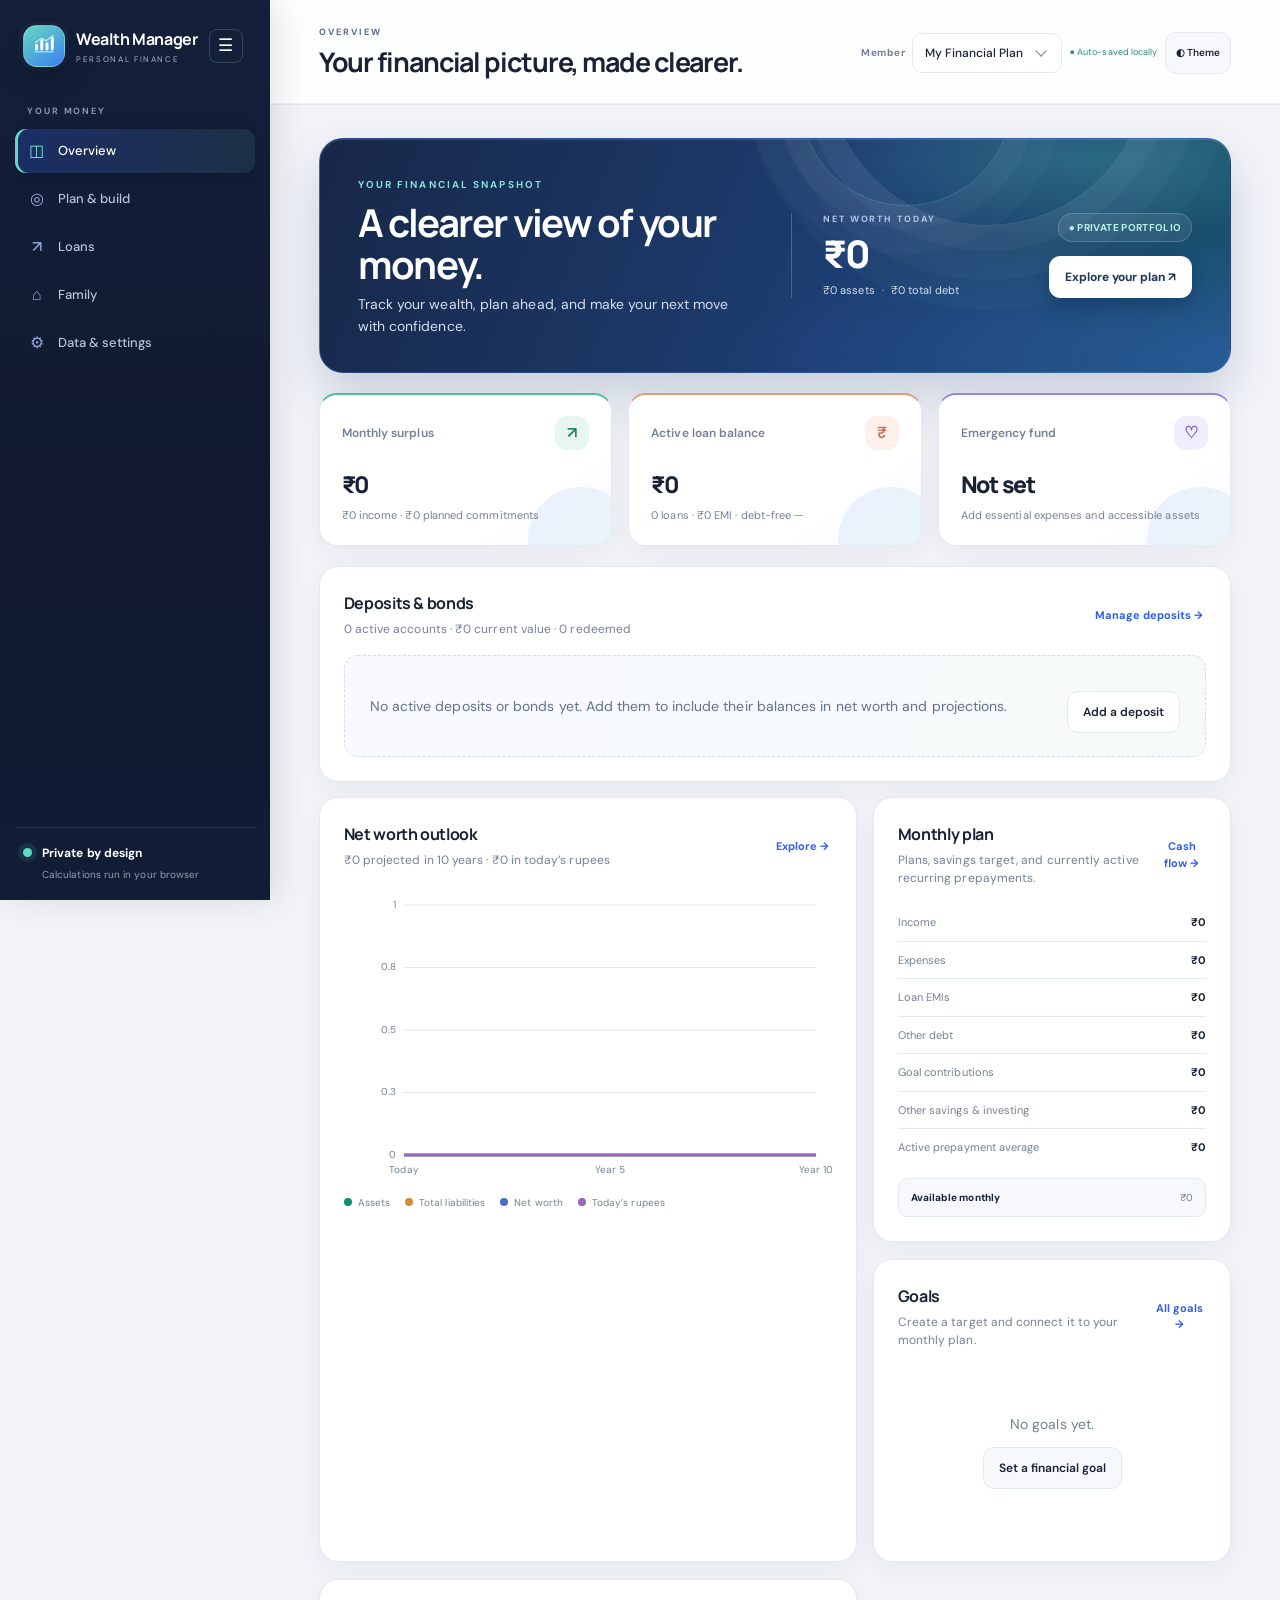
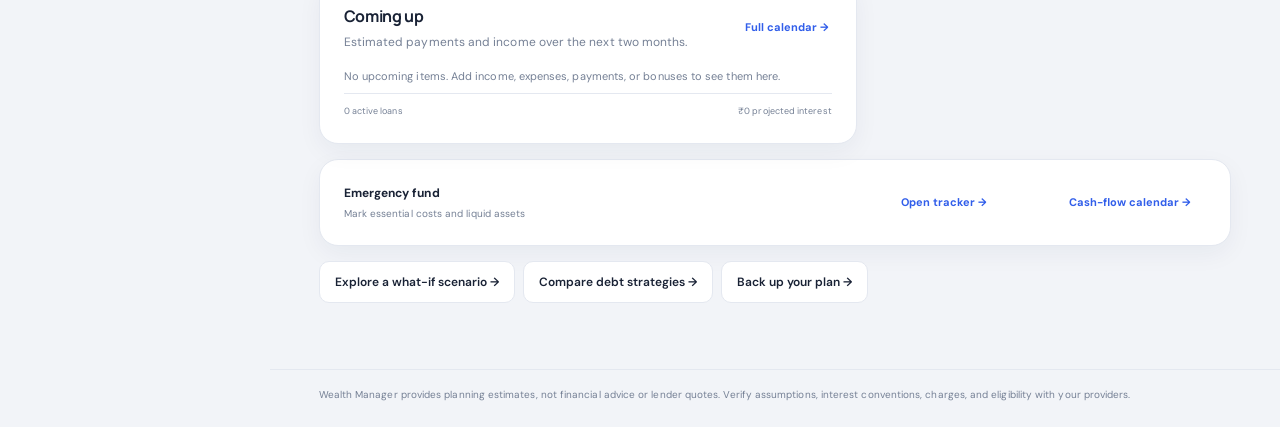
<file: index.html>
<!doctype html>
<html lang="en">
<head>
<meta charset="utf-8"><meta name="viewport" content="width=device-width,initial-scale=1">
<title>Wealth Manager</title><link rel="stylesheet" href="styles.css">
</head>
<body>
<div class="app-shell">
<aside class="sidebar">
  <div class="brand"><div class="brand-mark" aria-hidden="true"><svg viewBox="0 0 40 40" role="presentation"><path d="M8 27.5h24" fill="none" stroke="currentColor" stroke-width="2" stroke-linecap="round" opacity=".5"/><path d="M10 24V19m7 5V13m7 11V17m7 7V9" fill="none" stroke="currentColor" stroke-width="4" stroke-linecap="round"/><path d="m9 15 7-5 7 3 9-7" fill="none" stroke="#a7f3d0" stroke-width="2" stroke-linecap="round" stroke-linejoin="round"/></svg></div><div class="brand-copy"><strong>Wealth Manager</strong><small>PERSONAL FINANCE</small></div><button class="menu-toggle" id="menuToggle" type="button" aria-label="Collapse navigation" aria-expanded="true">☰</button></div>
  <nav id="nav">
    <div class="nav-group"><div class="nav-group-label">YOUR MONEY</div>
      <button class="nav-item active" data-page="dashboard"><span>◫</span> Overview</button>
      <button class="nav-item" data-page="planning"><span>◎</span> Plan & build</button>
      <button class="nav-item" data-page="borrowing"><span>↗</span> Loans</button>
      <button class="nav-item" data-page="family"><span>⌂</span> Family</button>
      <button class="nav-item" data-page="workspace"><span>⚙</span> Data & settings</button>
    </div>
  </nav>
  <div class="sidebar-bottom"><div class="privacy-dot"></div><div><strong>Private by design</strong><small>Calculations run in your browser</small></div></div>
</aside>
<main class="main">
<header class="topbar"><div><div class="eyebrow" id="crumb">OVERVIEW</div><h1 id="pageTitle">Your debt, made clearer.</h1></div><div class="top-actions"><label class="portfolio-switcher">Member<select id="portfolioSwitcher" aria-label="Switch family member"></select></label><span id="saveStatus" class="save-status">● Unsaved changes</span><button class="btn hidden" id="resumeDraft">Resume loan draft</button><button class="btn btn-quiet" id="themeBtn">◐ Theme</button></div></header>
<div id="content" class="content"></div>
<footer>Wealth Manager provides planning estimates, not financial advice or lender quotes. Verify assumptions, interest conventions, charges, and eligibility with your providers.</footer>
</main>
</div>
<div class="modal-backdrop hidden" id="modalBackdrop"><section class="modal" role="dialog" aria-modal="true"><div class="modal-head"><div><div class="eyebrow">PORTFOLIO</div><h2 id="modalTitle">Add loan</h2></div><button class="icon-btn" id="modalClose" aria-label="Close">×</button></div><form id="loanForm"><div class="form-grid">
<label>Loan name<input name="name" required placeholder="e.g. Home loan"></label>
<label>Lender / bank<input name="lender" placeholder="e.g. HDFC Bank"></label>
<label>Loan category<select name="category"><option>Home Loan</option><option>Personal Loan</option><option>Car Loan</option><option>Education Loan</option><option>Business Loan</option><option>Gold Loan</option><option>Loan Against Property</option><option>Other</option></select></label>
<label>Status<select name="status"><option>Active</option><option>Archived</option><option>Closed</option></select></label>
<label>Original amount (₹)<input name="originalAmount" type="number" min="0" step="0.01" required></label>
<label>Outstanding principal (₹)<input name="principal" type="number" min="0" step="0.01" required></label>
<label>Annual interest rate (%)<input name="rate" type="number" min="0" max="100" step="0.01" required></label>
<label>Monthly EMI (₹)<input name="emi" type="number" min="0" step="0.01" required></label>
<label>Remaining tenure (months)<input name="tenure" type="number" min="1" max="600" step="1" required></label>
<label>Next EMI deduction date<input name="dueDate" type="date" required></label>
<label>Interest method<select name="method"><option value="monthly">Monthly reducing balance</option><option value="daily">Daily outstanding (Actual/365 or 366)</option></select><small>Monthly uses annual rate ÷ 12. Daily uses calendar days between EMI dates; its first period is estimated from the same date one month earlier.</small></label>
<label>Prepayment charge (%)<input name="feeRate" type="number" min="0" max="100" step="0.01" value="0"></label>
<label>Minimum prepayment (₹)<input name="minPrepay" type="number" min="0" step="1" value="0"></label>
<label>Monthly prepayment cap (% of outstanding, optional)<input name="monthlyPrepayLimitPct" type="number" min="0" max="100" step="0.01" placeholder="e.g. 10"><small>Limit is based on opening principal for each EMI month.</small></label>
<label>Financial-year cap (% of outstanding, optional)<input name="financialYearPrepayLimitPct" type="number" min="0" max="100" step="0.01" placeholder="e.g. 25"><small>Indian financial year (April–March); based on the first modeled balance in that FY. Leave blank for no cap.</small></label>
<label class="check-label"><input name="eligible" type="checkbox" checked> Eligible for prepayment</label>
<label class="wide">Notes<textarea name="notes" rows="2" placeholder="Optional lender-specific conditions"></textarea></label>
</div><div class="modal-actions"><button type="button" class="btn btn-quiet" id="cancelLoan">Cancel</button><button type="submit" class="btn btn-primary">Save loan</button></div></form></section></div>
<input type="file" id="fileInput" accept=".csv,.json" hidden>
<script src="calculations.js"></script><script src="prepayment-advisor.js"></script><script src="networth.js"></script><script src="financial-planning.js"></script><script src="portfolio-family.js"></script><script src="csv-utils.js"></script><script src="reports.js"></script><script src="controls.js"></script><script src="app.js"></script>
</body></html>
</file>
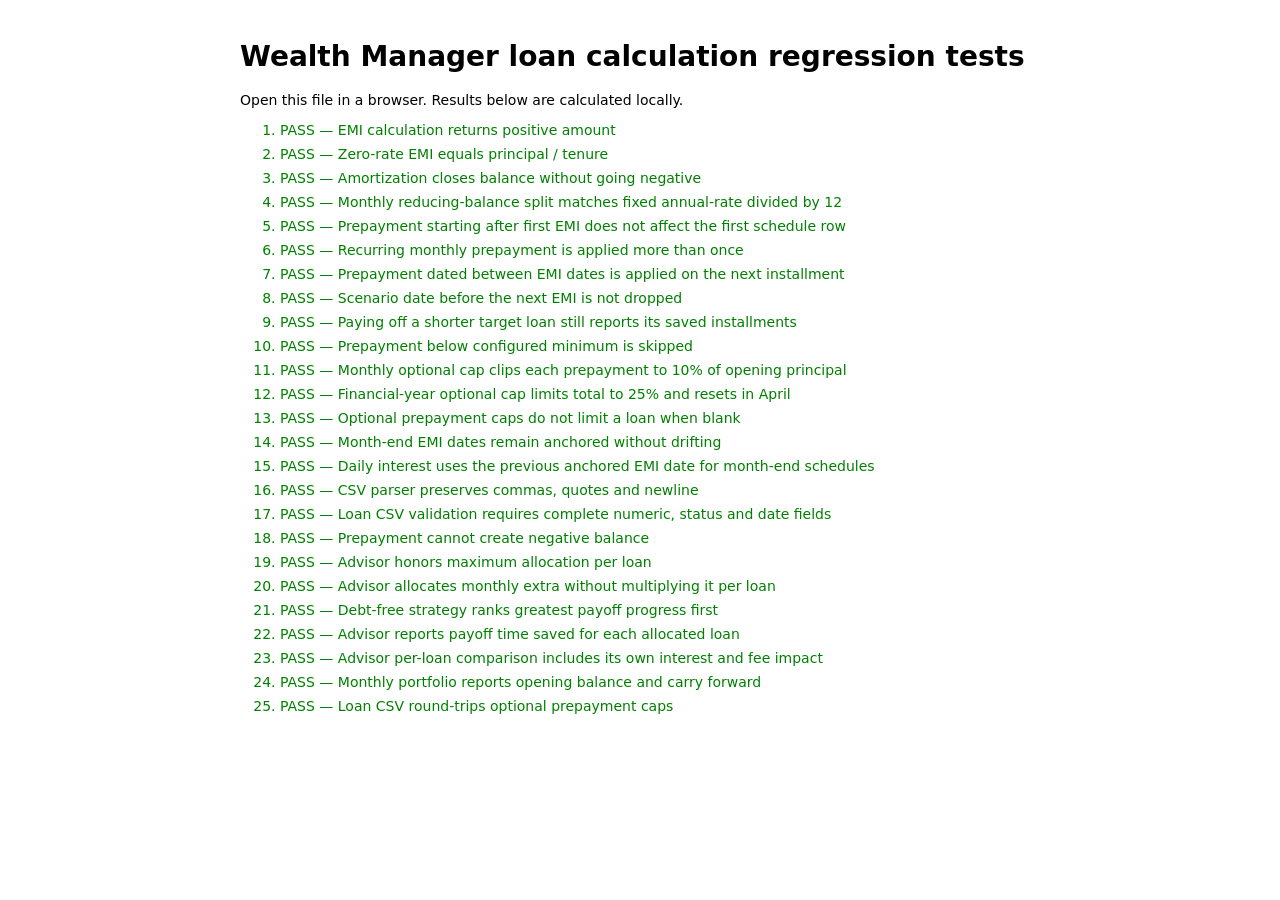
<file: tests/test-calculations.html>
<!doctype html><html><head><meta charset="utf-8"><title>Wealth Manager calculation tests</title><style>body{font:14px system-ui;max-width:800px;margin:40px auto;padding:0 20px}li{margin:8px 0}.pass{color:green}.fail{color:#b22}</style></head><body><h1>Wealth Manager loan calculation regression tests</h1><p>Open this file in a browser. Results below are calculated locally.</p><ol id="results"></ol><script src="../calculations.js"></script><script src="../csv-utils.js"></script><script src="../reports.js"></script><script src="../prepayment-advisor.js"></script><script>
const tests=[];function test(name,fn){try{if(!fn())throw Error('assertion failed');tests.push([name,true])}catch(e){tests.push([name,false,e.message])}}
test('EMI calculation returns positive amount',()=>LoanCalc.emiFor(100000,12,12)>8800&&LoanCalc.emiFor(100000,12,12)<9000);
test('Zero-rate EMI equals principal / tenure',()=>Math.abs(LoanCalc.emiFor(12000,0,12)-1000)<.001);
test('Amortization closes balance without going negative',()=>{let s=LoanCalc.simulateLoan({id:'a',principal:100000,rate:10,emi:9000,tenure:12,dueDate:'2026-01-05'});return s.remainingPrincipal>=0&&s.rows[s.rows.length-1].closing===0});
test('Monthly reducing-balance split matches fixed annual-rate divided by 12',()=>{let r=LoanCalc.simulateLoan({id:'a',principal:477286.08,rate:9.45,emi:19196,tenure:28,dueDate:'2026-11-10',method:'monthly'}).rows[0];return r.date==='2026-11-10'&&r.interest===3758.63&&r.principal===15437.37&&r.prepayment===0&&r.closing===461848.71});
test('Prepayment starting after first EMI does not affect the first schedule row',()=>{let rows=LoanCalc.simulateLoan({id:'a',principal:477286.08,rate:9.45,emi:19196,tenure:28,dueDate:'2026-11-10'},{prepayments:[{id:'p',loanId:'a',amount:15000,startDate:'2026-12-01',frequency:'Monthly',status:'Active'}]}).rows;return rows[0].date==='2026-11-10'&&rows[0].prepayment===0&&rows[1].date==='2026-12-10'&&rows[1].prepayment===15000});
test('Recurring monthly prepayment is applied more than once',()=>{let s=LoanCalc.simulateLoan({id:'a',principal:100000,rate:10,emi:9000,tenure:12,dueDate:'2026-01-05'},{prepayments:[{id:'p',loanId:'a',amount:500,startDate:'2026-01-05',endDate:'2026-04-05',frequency:'Monthly',status:'Active'}]});return s.rows.reduce((a,r)=>a+r.prepayment,0)>=1500});
test('Prepayment dated between EMI dates is applied on the next installment',()=>{let s=LoanCalc.simulateLoan({id:'a',principal:100000,rate:10,emi:9000,tenure:12,dueDate:'2026-11-15'},{prepayments:[{id:'p',loanId:'a',amount:5000,startDate:'2026-11-08',endDate:'2026-11-08',frequency:'One-time',status:'Active'}]});return s.rows[0].prepayment===5000&&s.rows[0].date==='2026-11-15'});
test('Scenario date before the next EMI is not dropped',()=>{let loan={id:'a',principal:100000,rate:10,emi:9000,tenure:12,dueDate:'2026-11-15'},plan={id:'s',loanId:'a',amount:10000,startDate:'2026-11-01',endDate:'2026-11-01',frequency:'One-time',status:'Active'},withPlan=LoanCalc.simulateLoan(loan,{prepayments:[plan]}),withoutPlan=LoanCalc.simulateLoan(loan);return withPlan.rows[0].prepayment===10000&&withPlan.totalInterest<withoutPlan.totalInterest});
test('Paying off a shorter target loan still reports its saved installments',()=>{let loans=[{id:'short',principal:100000,rate:0,emi:10000,tenure:10,dueDate:'2026-01-05',status:'Active'},{id:'long',principal:100000,rate:0,emi:1000,tenure:100,dueDate:'2026-01-05',status:'Active'}],baseline=LoanCalc.portfolioSimulation(loans),scenario=LoanCalc.portfolioSimulation(loans,[{id:'scenario',loanId:'short',amount:100000,startDate:'2026-01-05',endDate:'2026-01-05',frequency:'One-time',status:'Active'}]),baselineTarget=baseline.schedules.find(s=>s.loanId==='short'),scenarioTarget=scenario.schedules.find(s=>s.loanId==='short');return baseline.months===scenario.months&&baselineTarget.months-scenarioTarget.months===9});
test('Prepayment below configured minimum is skipped',()=>{let loan={id:'a',principal:10000,rate:0,emi:1000,tenure:12,dueDate:'2026-01-05',minPrepay:2000},plan={id:'p',loanId:'a',amount:1000,startDate:'2026-01-05',endDate:'2026-01-05',frequency:'One-time'};return LoanCalc.simulateLoan(loan,{prepayments:[plan]}).rows[0].prepayment===0});
test('Monthly optional cap clips each prepayment to 10% of opening principal',()=>{let loan={id:'a',principal:100000,rate:0,emi:1000,tenure:12,dueDate:'2026-01-05',monthlyPrepayLimitPct:10},plan={id:'p',loanId:'a',amount:50000,startDate:'2026-01-05',endDate:'2026-03-05',frequency:'Monthly'},rows=LoanCalc.simulateLoan(loan,{prepayments:[plan]}).rows;return rows.length>=3&&rows.every(r=>r.prepayment<=r.opening*.1+.01)&&rows[0].prepayment===10000});
test('Financial-year optional cap limits total to 25% and resets in April',()=>{let loan={id:'a',principal:100000,rate:0,emi:1000,tenure:12,dueDate:'2026-01-05',financialYearPrepayLimitPct:25},plan={id:'p',loanId:'a',amount:10000,startDate:'2026-01-05',endDate:'2026-06-05',frequency:'Monthly'},rows=LoanCalc.simulateLoan(loan,{prepayments:[plan]}).rows,janToMar=rows.filter(r=>r.date<'2026-04-01').reduce((s,r)=>s+r.prepayment,0),aprOpening=rows.find(r=>r.date.startsWith('2026-04')).opening,aprToJun=rows.filter(r=>r.date>='2026-04-01'&&r.date<'2026-07-01').reduce((s,r)=>s+r.prepayment,0);return janToMar===25000&&aprToJun<=aprOpening*.25+.01&&aprToJun>0});
test('Optional prepayment caps do not limit a loan when blank',()=>{let loan={id:'a',principal:100000,rate:0,emi:1000,tenure:12,dueDate:'2026-01-05'},plan={id:'p',loanId:'a',amount:50000,startDate:'2026-01-05',endDate:'2026-01-05',frequency:'One-time'};return LoanCalc.simulateLoan(loan,{prepayments:[plan]}).rows[0].prepayment===50000});
test('Month-end EMI dates remain anchored without drifting',()=>{let s=LoanCalc.simulateLoan({id:'a',principal:100000,rate:0,emi:5000,tenure:24,dueDate:'2026-01-31'});return s.rows[0].date==='2026-01-31'&&s.rows[1].date==='2026-02-28'&&s.rows[2].date==='2026-03-31'});
test('Daily interest uses the previous anchored EMI date for month-end schedules',()=>{let s=LoanCalc.simulateLoan({id:'a',principal:100000,rate:12,emi:5000,tenure:24,dueDate:'2026-01-31',method:'daily'}),firstInterest=LoanCalc.round(100000*.12*31/365),firstPrincipal=LoanCalc.round(5000-firstInterest),secondInterest=LoanCalc.round((100000-firstPrincipal)*.12*28/365);return s.rows[1].interest===secondInterest});
test('CSV parser preserves commas, quotes and newline',()=>{let x=CSVUtils.parseCSV('name,notes\r\nHome,"hello, ""world""\nnext"');return x[0].name==='Home'&&x[0].notes==='hello, "world"\nnext'});
test('Loan CSV validation requires complete numeric, status and date fields',()=>{const valid={id:'LN-1',name:'Home loan',originalAmount:'100000',principal:'80000',rate:'8',emi:'1000',tenure:'96',dueDate:'2026-06-30',status:'Active',method:'monthly'},bad={...valid,dueDate:'2026-02-30',tenure:'0',status:'Unknown'};return CSVUtils.validateLoans([valid]).length===0&&CSVUtils.validateLoans([bad]).length>=3});
test('Prepayment cannot create negative balance',()=>{let s=LoanCalc.simulateLoan({id:'a',principal:1000,rate:0,emi:500,tenure:3,dueDate:'2026-01-01'},{prepayments:[{id:'p',loanId:'a',amount:100000,startDate:'2026-01-01',endDate:'2026-01-01',frequency:'One-time'}]});return s.rows.every(r=>r.closing>=0)});
test('Advisor honors maximum allocation per loan',()=>{let loans=[{id:'a',name:'A',status:'Active',principal:10000,rate:12,emi:1000,tenure:12,dueDate:'2026-01-05',eligible:true},{id:'b',name:'B',status:'Active',principal:10000,rate:8,emi:1000,tenure:12,dueDate:'2026-01-05',eligible:true}],r=PrepaymentAdvisor.recommend(loans,[],10000,'2026-01-05','Balanced',{maxPerLoan:3000});return r.candidates.every(c=>c.allocations.every(a=>a.amount<=3000))});
test('Advisor allocates monthly extra without multiplying it per loan',()=>{let loans=[{id:'a',name:'A',status:'Active',principal:100000,rate:10,emi:9000,tenure:12,dueDate:'2026-01-05',eligible:true},{id:'b',name:'B',status:'Active',principal:50000,rate:8,emi:5000,tenure:12,dueDate:'2026-01-05',eligible:true}],r=PrepaymentAdvisor.recommend(loans,[],0,'2026-01-05','Balanced',{extraMonthly:1000});return r.candidates[0].monthlyAllocations.reduce((sum,a)=>sum+a.amount,0)===1000&&r.candidates[0].sim.totalInterest<r.baseline.totalInterest});
test('Debt-free strategy ranks greatest payoff progress first',()=>{let loans=[{id:'a',name:'A',status:'Active',principal:100000,rate:10,emi:5000,tenure:24,dueDate:'2026-01-05',eligible:true},{id:'b',name:'B',status:'Active',principal:10000,rate:15,emi:1000,tenure:12,dueDate:'2026-01-05',eligible:true}],r=PrepaymentAdvisor.recommend(loans,[],15000,'2026-01-05','Debt-free date');return r.candidates[0].monthsSaved===Math.max(...r.candidates.map(c=>c.monthsSaved))});
test('Advisor reports payoff time saved for each allocated loan',()=>{let loans=[{id:'a',name:'A',status:'Active',principal:100000,rate:10,emi:5000,tenure:24,dueDate:'2026-01-05',eligible:true},{id:'b',name:'B',status:'Active',principal:50000,rate:8,emi:5000,tenure:12,dueDate:'2026-01-05',eligible:true}],r=PrepaymentAdvisor.recommend(loans,[],20000,'2026-01-05');return r.candidates.every(c=>c.accountSavings.length===1&&c.accountSavings.every(a=>{let before=r.baseline.schedules.find(s=>s.loanId===a.loanId),after=c.sim.schedules.find(s=>s.loanId===a.loanId);return before&&after&&a.monthsSaved===Math.max(0,before.months-after.months)}))});
test('Advisor per-loan comparison includes its own interest and fee impact',()=>{let loans=[{id:'a',name:'A',status:'Active',principal:100000,rate:10,emi:5000,tenure:24,dueDate:'2026-01-05',eligible:true,feeRate:2},{id:'b',name:'B',status:'Active',principal:50000,rate:8,emi:5000,tenure:12,dueDate:'2026-01-05',eligible:true}],r=PrepaymentAdvisor.recommend(loans,[],20000,'2026-01-05');return r.candidates.every(c=>c.accountSavings.every(a=>{let before=r.baseline.schedules.find(s=>s.loanId===a.loanId),after=c.sim.schedules.find(s=>s.loanId===a.loanId);return a.interestSaved===Math.max(0,LoanCalc.round(before.totalInterest-after.totalInterest))&&a.feeCost===LoanCalc.round(after.totalFees-before.totalFees)&&a.netBenefit===Math.max(0,LoanCalc.round(a.interestSaved-a.feeCost))}))});
test('Monthly portfolio reports opening balance and carry forward',()=>{let loans=[{id:'a',principal:12000,rate:0,emi:1000,tenure:12,dueDate:'2026-01-05'},{id:'b',principal:5000,rate:0,emi:1000,tenure:5,dueDate:'2026-03-05'}],rows=LoanReports.monthlyPortfolio(LoanCalc.portfolioSimulation(loans));return rows[0].opening===17000&&rows[1].opening===rows[0].closing&&rows[1].opening>=15000&&rows[2].opening===rows[1].closing});
test('Loan CSV round-trips optional prepayment caps',()=>{let row={id:'a',monthlyPrepayLimitPct:10,financialYearPrepayLimitPct:25},csv=CSVUtils.toCSV([row],CSVUtils.headers.loans),restored=CSVUtils.parseCSV(csv)[0];return restored.monthlyPrepayLimitPct==='10'&&restored.financialYearPrepayLimitPct==='25'});
const ol=document.getElementById('results');tests.forEach(([n,ok,e])=>{let li=document.createElement('li');li.className=ok?'pass':'fail';li.textContent=(ok?'PASS — ':'FAIL — ')+n+(e?' ('+e+')':'');ol.appendChild(li)});document.title=`${tests.filter(t=>t[1]).length}/${tests.length} tests passed — Wealth Manager`;
</script></body></html>
</file>
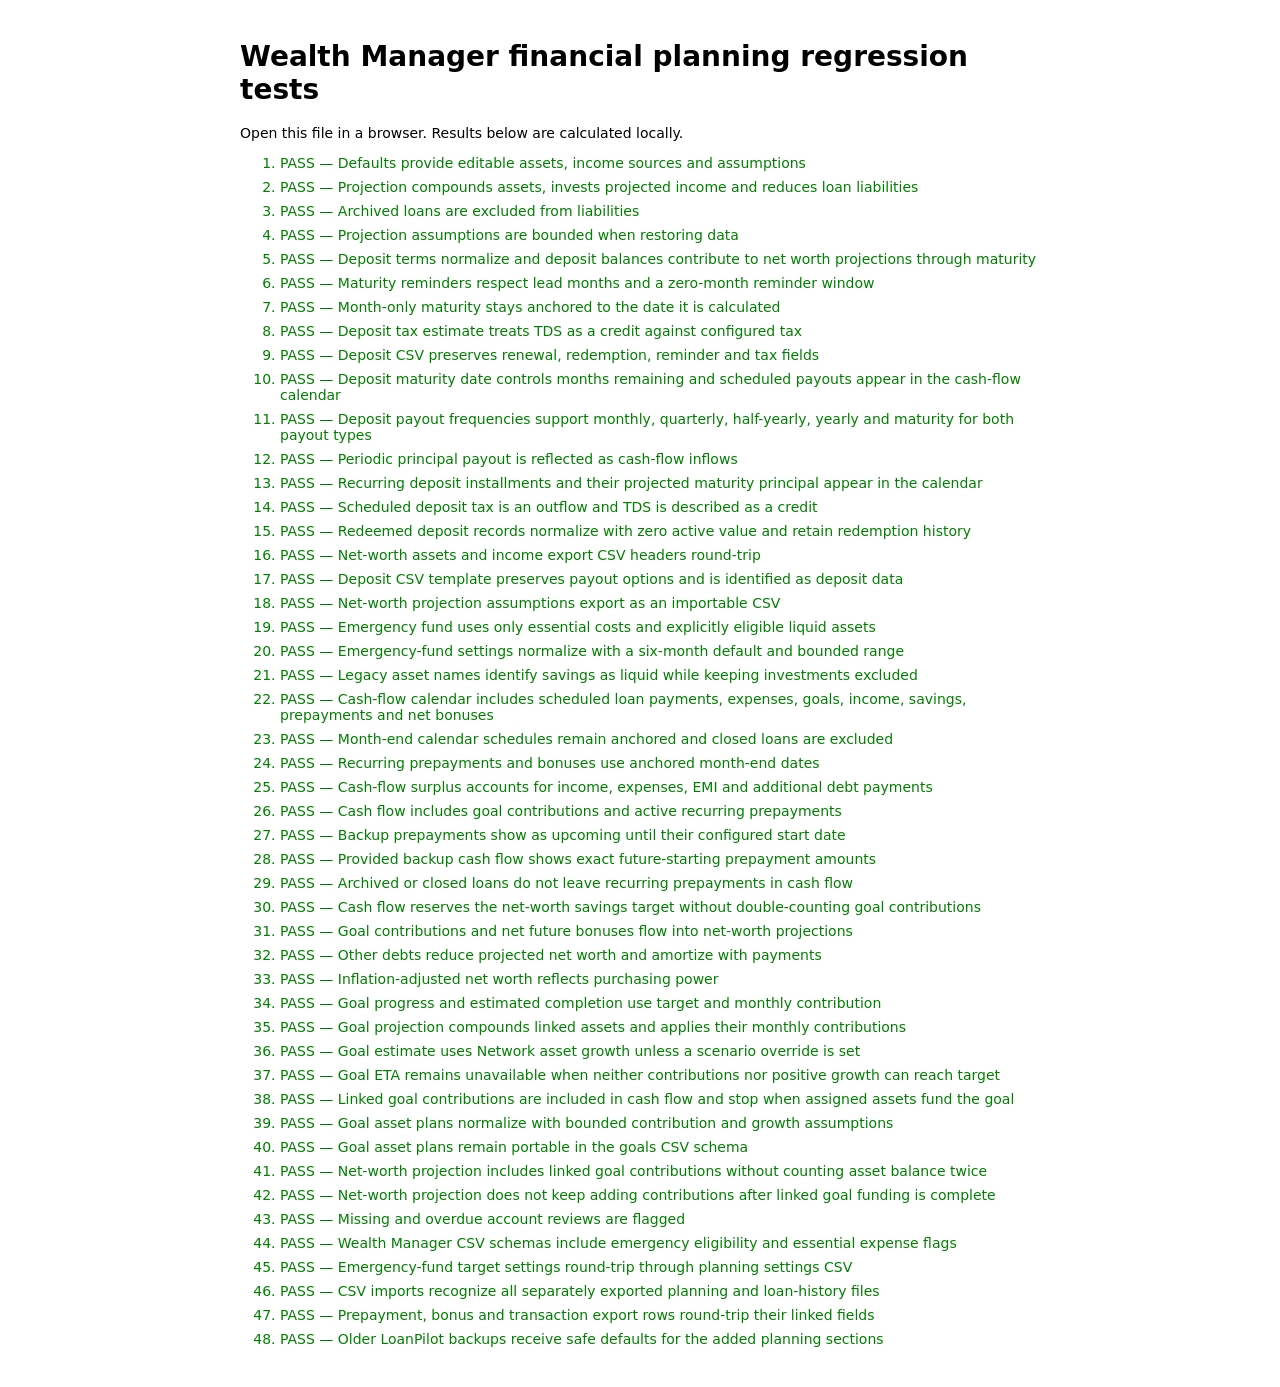
<file: tests/test-networth.html>
<!doctype html>
<html lang="en">
<head>
<meta charset="utf-8">
<title>Wealth Manager financial planning tests</title>
<style>body{font:14px system-ui;max-width:800px;margin:40px auto;padding:0 20px}li{margin:8px 0}.pass{color:green}.fail{color:#b22}</style>
</head>
<body>
<h1>Wealth Manager financial planning regression tests</h1>
<p>Open this file in a browser. Results below are calculated locally.</p>
<ol id="results"></ol>
<script src="../calculations.js"></script>
<script src="../networth.js"></script>
<script src="../financial-planning.js"></script>
<script src="../csv-utils.js"></script>
<script>
const tests=[];
function test(name,fn){try{if(!fn())throw Error('assertion failed');tests.push([name,true])}catch(e){tests.push([name,false,e.message])}}
test('Defaults provide editable assets, income sources and assumptions',()=>{const x=NetWorthCalc.createDefaults();return x.assets.some(a=>a.name==='EPF')&&x.assets.some(a=>a.name==='NPS')&&x.assets.some(a=>a.name==='Mutual funds')&&x.incomes.some(i=>i.name==='Salary')&&x.assumptions.savingsRate===20});
test('Projection compounds assets, invests projected income and reduces loan liabilities',()=>{const profile={assets:[{id:'a',name:'Fund',value:100000,annualGrowth:10}],incomes:[{id:'i',name:'Salary',monthlyAmount:1000,annualGrowth:0}],assumptions:{savingsRate:20,contributionGrowth:0,projectionYears:2}},loan={id:'loan',status:'Active',principal:100000,rate:0,emi:5000,tenure:20,dueDate:'2026-01-01'},p=NetWorthCalc.project(profile,[loan],[],LoanCalc),year1=p.timeline[1],year2=p.timeline[2];return year1.assets===112400&&year1.liabilities===40000&&year1.netWorth===72400&&year2.assets===125800&&year2.liabilities===0&&year2.netWorth===125800});
test('Archived loans are excluded from liabilities',()=>{const p=NetWorthCalc.project({assets:[],incomes:[],assumptions:{projectionYears:1}},[{id:'old',status:'Archived',principal:50000,rate:0,emi:1000,tenure:50}],[],LoanCalc);return p.timeline[0].liabilities===0&&p.timeline[1].liabilities===0});
test('Projection assumptions are bounded when restoring data',()=>{const p=NetWorthCalc.normalize({assets:[],incomes:[],assumptions:{savingsRate:120,contributionGrowth:-5,projectionYears:99}});return p.assumptions.savingsRate===100&&p.assumptions.contributionGrowth===0&&p.assumptions.projectionYears===40});
test('Deposit terms normalize and deposit balances contribute to net worth projections through maturity',()=>{const deposit={id:'fd-1',name:'Fixed deposit',assetType:'Deposit',depositType:'FD',value:10000,investedAmount:10000,annualRate:5,annualGrowth:5,maturityMonths:12,interestPayoutFrequency:'Maturity',principalPayoutFrequency:'Maturity'},profile=NetWorthCalc.normalize({assets:[deposit],incomes:[],assumptions:{projectionYears:2}}),projection=NetWorthCalc.project(profile,[],[],LoanCalc),estimate=NetWorthCalc.depositMaturityEstimate(profile.assets[0],new Date(2026,0,1));return profile.assets[0].depositType==='FD'&&projection.timeline[0].assets===10000&&projection.timeline[1].assets===10500&&projection.timeline[2].assets===10500&&estimate.months===12&&estimate.value>10500});
test('Maturity reminders respect lead months and a zero-month reminder window',()=>{const asOf=new Date(2026,0,10),due=NetWorthCalc.maturityReminder({assetType:'Deposit',maturityDate:'2026-04-09',maturityReminderMonths:3,renewalStatus:'Pending'},asOf),notDue=NetWorthCalc.maturityReminder({assetType:'Deposit',maturityDate:'2026-01-11',maturityReminderMonths:0,renewalStatus:'Pending'},asOf);return due.due&&due.daysRemaining===89&&!notDue.due});
test('Month-only maturity stays anchored to the date it is calculated',()=>{const asOf=new Date(2026,5,1),maturity=NetWorthCalc.maturityDate({assetType:'Deposit',maturityMonths:12},asOf);return maturity?.getFullYear()===2027&&maturity?.getMonth()===5&&maturity?.getDate()===1});
test('Deposit tax estimate treats TDS as a credit against configured tax',()=>{const estimate=NetWorthCalc.depositTaxEstimate({assetType:'Deposit',depositType:'FD',investedAmount:10000,annualRate:10,maturityMonths:12,estimatedTaxRate:20,estimatedTdsRate:10},new Date(2026,0,1));return estimate.grossInterest===1000&&estimate.estimatedTax===200&&estimate.estimatedTds===100&&estimate.estimatedTaxAfterTds===100&&estimate.netInterest===800});
test('Deposit CSV preserves renewal, redemption, reminder and tax fields',()=>{const row={id:'fd-2',name:'Renewal FD',assetType:'Deposit',depositType:'FD',value:9000,investedAmount:9000,annualRate:6,maturityReminderMonths:2,renewalAction:'Renew principal + interest',renewalStatus:'Pending',renewalTermMonths:18,renewalRate:7,renewalCount:2,lastRenewedAt:'2025-01-01',lastRenewalAction:'Renew principal',redeemedValue:0,estimatedTaxRate:20,estimatedTdsRate:10},restored=CSVUtils.parseCSV(CSVUtils.toCSV([row],CSVUtils.headers.deposits))[0];return restored.renewalAction===row.renewalAction&&restored.renewalTermMonths==='18'&&restored.lastRenewalAction===row.lastRenewalAction&&restored.estimatedTaxRate==='20'&&restored.redeemedValue==='0'});
test('Deposit maturity date controls months remaining and scheduled payouts appear in the cash-flow calendar',()=>{const asOf=new Date(2026,0,10),deposit={id:'bond-1',name:'Quarterly bond',assetType:'Deposit',depositType:'Bond',value:10000,investedAmount:10000,annualRate:5,annualGrowth:5,investedDate:'2025-01-15',maturityDate:'2026-04-15',interestPayoutFrequency:'Quarterly',principalPayoutFrequency:'Maturity'},months=NetWorthCalc.monthsToMaturity(deposit,asOf),events=FinancialPlanning.cashflowCalendar({assets:[deposit],asOf,months:4}),interest=events.find(event=>event.type==='Deposit interest'&&event.date==='2026-01-15'),principal=events.find(event=>event.type==='Deposit principal'&&event.date==='2026-04-15');return months===3&&interest?.amount===125&&principal?.amount===10000});
test('Deposit payout frequencies support monthly, quarterly, half-yearly, yearly and maturity for both payout types',()=>{const frequencies=['Monthly','Quarterly','Half-yearly','Yearly','Maturity'];return frequencies.every(frequency=>{const asset=NetWorthCalc.normalize({assets:[{id:'payout',assetType:'Deposit',interestPayoutFrequency:frequency,principalPayoutFrequency:frequency}],incomes:[]}).assets[0];return asset.interestPayoutFrequency===frequency&&asset.principalPayoutFrequency===frequency})});
test('Periodic principal payout is reflected as cash-flow inflows',()=>{const events=FinancialPlanning.cashflowCalendar({asOf:new Date(2026,0,10),months:7,assets:[{id:'rd-1',name:'Quarterly bond',assetType:'Deposit',value:10000,investedAmount:10000,annualRate:6,investedDate:'2026-01-01',maturityDate:'2026-07-01',interestPayoutFrequency:'Monthly',principalPayoutFrequency:'Quarterly'}]}),principal=events.filter(event=>event.type==='Deposit principal');return principal.length===2&&principal[0].amount===5000&&principal[1].amount===5000&&principal[0].date==='2026-04-01'&&principal[1].date==='2026-07-01'});
test('Recurring deposit installments and their projected maturity principal appear in the calendar',()=>{const events=FinancialPlanning.cashflowCalendar({asOf:new Date(2026,0,10),months:4,assets:[{id:'rd-2',name:'Monthly RD',assetType:'Deposit',depositType:'RD',value:10000,investedAmount:10000,monthlyContribution:1000,annualRate:6,investedDate:'2026-01-01',maturityDate:'2026-04-10',interestPayoutFrequency:'Maturity',principalPayoutFrequency:'Maturity'}]}),installments=events.filter(event=>event.type==='RD installment'),principal=events.find(event=>event.type==='Deposit principal');return installments.length===3&&principal?.amount===13000&&installments[0].date==='2026-01-10'});
test('Scheduled deposit tax is an outflow and TDS is described as a credit',()=>{const events=FinancialPlanning.cashflowCalendar({asOf:new Date(2026,0,1),months:2,assets:[{name:'Taxable FD',assetType:'Deposit',value:10000,investedAmount:10000,annualRate:12,investedDate:'2026-01-01',maturityDate:'2026-03-01',interestPayoutFrequency:'Monthly',principalPayoutFrequency:'Maturity',estimatedTaxRate:20,estimatedTdsRate:10}]}),tax=events.find(event=>event.type==='Deposit tax');return !!tax&&tax.direction==='out'&&tax.amount===20&&tax.detail.includes('estimated TDS credit 10.00')});
test('Redeemed deposit records normalize with zero active value and retain redemption history',()=>{const asset=NetWorthCalc.normalize({assets:[{id:'fd-3',assetType:'Deposit',value:0,redeemedValue:12000,renewalStatus:'Redeemed'}]}).assets[0];return asset.value===0&&asset.redeemedValue===12000&&asset.renewalStatus==='Redeemed'});
test('Net-worth assets and income export CSV headers round-trip',()=>{const assets=[{id:'a',name:'Index fund',value:125000,annualGrowth:10}],incomes=[{id:'i',name:'Salary',monthlyAmount:80000,annualGrowth:7}],a=CSVUtils.parseCSV(CSVUtils.toCSV(assets,CSVUtils.headers.assets))[0],i=CSVUtils.parseCSV(CSVUtils.toCSV(incomes,CSVUtils.headers.incomes))[0];return a.value==='125000'&&a.annualGrowth==='10'&&i.monthlyAmount==='80000'&&i.annualGrowth==='7'});
test('Deposit CSV template preserves payout options and is identified as deposit data',()=>{const row={id:'fd-1',name:'Quarterly FD',assetType:'Deposit',depositType:'FD',value:10000,annualGrowth:7,investedAmount:10000,annualRate:7,investedDate:'2026-01-01',maturityDate:'2027-01-01',maturityMonths:12,interestPayoutFrequency:'Quarterly',principalPayoutFrequency:'Maturity'},restored=CSVUtils.parseCSV(CSVUtils.toCSV([row],CSVUtils.headers.deposits))[0];return CSVUtils.identifyDataType('deposits.csv',CSVUtils.headers.deposits)==='deposits'&&restored.depositType==='FD'&&restored.interestPayoutFrequency==='Quarterly'&&restored.principalPayoutFrequency==='Maturity'});
test('Net-worth projection assumptions export as an importable CSV',()=>{const rows=[{key:'savingsRate',value:20},{key:'contributionGrowth',value:8},{key:'projectionYears',value:10}],restored=CSVUtils.parseCSV(CSVUtils.toCSV(rows,CSVUtils.headers.networthSettings));return restored.length===3&&restored[0].key==='savingsRate'&&restored[2].value==='10'});
test('Emergency fund uses only essential costs and explicitly eligible liquid assets',()=>{const fund=FinancialPlanning.emergencyFund([{name:'Savings',value:75000,emergencyEligible:true},{name:'Mutual funds',value:200000,emergencyEligible:false}],[{name:'Housing',monthlyAmount:20000,essential:true},{name:'Dining',monthlyAmount:5000,essential:false}],6);return fund.essentialExpenses===20000&&fund.liquidAssets===75000&&fund.target===120000&&fund.monthsCovered===3.75&&fund.remaining===45000&&fund.progress===62.5});
test('Emergency-fund settings normalize with a six-month default and bounded range',()=>{const defaults=FinancialPlanning.normalize(undefined),bounded=FinancialPlanning.normalize({assumptions:{emergencyFundMonths:99}});return defaults.assumptions.emergencyFundMonths===6&&bounded.assumptions.emergencyFundMonths===24});
test('Legacy asset names identify savings as liquid while keeping investments excluded',()=>{const p=NetWorthCalc.normalize({assets:[{name:'Savings & fixed deposits',value:1000},{name:'Mutual funds',value:5000}],incomes:[]});return p.assets[0].emergencyEligible===true&&p.assets[1].emergencyEligible===false});
test('Cash-flow calendar includes scheduled loan payments, expenses, goals, income, savings, prepayments and net bonuses',()=>{const events=FinancialPlanning.cashflowCalendar({asOf:new Date(2026,0,10),months:3,loans:[{id:'l',name:'Home loan',status:'Active',emi:1000,dueDate:'2026-01-15'}],prepayments:[{loanId:'l',name:'Extra',amount:500,frequency:'Monthly',startDate:'2026-02-15',status:'Active'}],expenses:[{name:'Rent',monthlyAmount:2000}],goals:[{name:'Emergency goal',currentAmount:0,targetAmount:1000,monthlyContribution:400}],incomes:[{name:'Salary',monthlyAmount:100000}],savingsRate:20,bonuses:[{name:'Bonus',amount:10000,reservePercent:20,emergencyReserve:1000,date:'2026-03-01',status:'Estimated'}]});return events.some(x=>x.date==='2026-01-15'&&x.type==='Loan EMI'&&x.amount===1000)&&events.some(x=>x.date==='2026-02-15'&&x.type==='Prepayment')&&events.some(x=>x.label==='Emergency goal'&&x.date==='2026-03-01'&&x.amount===200)&&events.some(x=>x.type==='Income'&&x.label==='Salary'&&x.date==='2026-01-10'&&x.amount===100000)&&events.some(x=>x.type==='Savings'&&x.date==='2026-01-10'&&x.amount===19600)&&events.some(x=>x.type==='Bonus'&&x.date==='2026-03-01'&&x.amount===7000)&&events.filter(x=>x.label==='Rent').length===3});
test('Month-end calendar schedules remain anchored and closed loans are excluded',()=>{const events=FinancialPlanning.cashflowCalendar({asOf:new Date(2026,0,1),months:4,loans:[{name:'Month-end loan',status:'Active',emi:100,dueDate:'2026-01-31'},{name:'Closed',status:'Closed',emi:300,dueDate:'2026-01-10'}]});return events.filter(x=>x.type==='Loan EMI').map(x=>x.date).join(',')==='2026-01-31,2026-02-28,2026-03-31,2026-04-30'});
test('Recurring prepayments and bonuses use anchored month-end dates',()=>{const events=FinancialPlanning.cashflowCalendar({asOf:new Date(2026,0,1),months:4,loans:[{id:'l',status:'Active'}],prepayments:[{loanId:'l',name:'Monthly',amount:100,frequency:'Monthly',startDate:'2025-01-31',status:'Active'}],bonuses:[{name:'Annual',amount:1000,date:'2025-04-30',frequency:'Annual',status:'Confirmed'}]});return events.filter(x=>x.type==='Prepayment').map(x=>x.date).join(',')==='2026-01-31,2026-02-28,2026-03-31,2026-04-30'&&events.filter(x=>x.type==='Bonus').map(x=>x.date).join(',')==='2026-04-30'});
test('Cash-flow surplus accounts for income, expenses, EMI and additional debt payments',()=>{const f=FinancialPlanning.cashflow([{monthlyAmount:100000}],[{monthlyAmount:30000}],[{status:'Active',emi:20000},{status:'Closed',emi:1000}],[{balance:10000,monthlyPayment:5000},{balance:0,monthlyPayment:9000}]);return f.income===100000&&f.totalCommitments===55000&&f.surplus===45000});
test('Cash flow includes goal contributions and active recurring prepayments',()=>{const f=FinancialPlanning.cashflow([{monthlyAmount:100000}],[],[],[],[{targetAmount:10000,currentAmount:0,monthlyContribution:2000}],[{status:'Active',amount:3000,frequency:'Quarterly'},{status:'Paused',amount:9000,frequency:'Monthly'},{status:'Active',amount:6000,frequency:'Monthly',startDate:'2999-01-01'}]);return f.goalContributions===2000&&f.plannedPrepayments===1000&&f.surplus===97000});
test('Backup prepayments show as upcoming until their configured start date',()=>{const loans=[{id:'loan-a',status:'Active'}],plans=[{id:'monthly',name:'Monthy Extra Prepayment',loanId:'loan-a',amount:15000,frequency:'Monthly',startDate:'2026-12-01',endDate:'',status:'Active'},{id:'annual',name:'Yearly Bonus',loanId:'loan-a',amount:100000,frequency:'Annual',startDate:'2027-04-30',endDate:'',status:'Active'}],before=FinancialPlanning.cashflow([],[],loans,[],[],plans,0,new Date(2026,9,21)),after=FinancialPlanning.cashflow([],[],loans,[],[],plans,0,new Date(2026,11,15));return before.plannedPrepayments===0&&before.upcomingPrepayments.length===2&&before.upcomingPrepayments[0].amount===15000&&after.plannedPrepayments===15000&&after.upcomingPrepayments.length===1});
test('Provided backup cash flow shows exact future-starting prepayment amounts',()=>{const plans=[{loanId:'loan-a',name:'Monthy Extra Prepayment',amount:15000,frequency:'Monthly',startDate:'2026-12-01',status:'Active'},{loanId:'loan-b',name:'Yearly Bonus',amount:100000,frequency:'Annual',startDate:'2027-04-30',status:'Active'}],loans=[{id:'loan-a',status:'Active',emi:19196},{id:'loan-b',status:'Active',emi:15285}],incomes=[{monthlyAmount:127000}],expenses=[{monthlyAmount:22000},{monthlyAmount:15000},{monthlyAmount:3000},{monthlyAmount:1500}],goals=[{targetAmount:200000,currentAmount:50000,monthlyContribution:10000}],f=FinancialPlanning.cashflow(incomes,expenses,loans,[],goals,plans,20,new Date(2026,9,21));return f.plannedPrepayments===0&&f.upcomingPrepayments.reduce((sum,x)=>sum+x.amount,0)===115000&&f.surplus===25619});
test('Archived or closed loans do not leave recurring prepayments in cash flow',()=>{const plans=[{loanId:'closed',amount:1000,frequency:'Monthly',status:'Active'}],f=FinancialPlanning.cashflow([],[],[{id:'closed',status:'Closed'}],[],[],plans,0,new Date(2026,9,21));return f.plannedPrepayments===0&&f.upcomingPrepayments.length===0});
test('Cash flow reserves the net-worth savings target without double-counting goal contributions',()=>{const f=FinancialPlanning.cashflow([{monthlyAmount:100000}],[],[],[],[{targetAmount:50000,currentAmount:0,monthlyContribution:10000}],[],20);return f.goalContributions===10000&&f.additionalSavings===10000&&f.totalCommitments===20000&&f.surplus===80000});
test('Goal contributions and net future bonuses flow into net-worth projections',()=>{const profile={assets:[],incomes:[],assumptions:{savingsRate:0,contributionGrowth:0,projectionYears:1,inflationRate:0}},future=new Date();future.setDate(future.getDate()+45);const date=`${future.getFullYear()}-${String(future.getMonth()+1).padStart(2,'0')}-${String(future.getDate()).padStart(2,'0')}`,p=NetWorthCalc.project(profile,[],[],LoanCalc,[],[{targetAmount:2000,currentAmount:0,monthlyContribution:100}],[{date,amount:10000,reservePercent:20,emergencyReserve:1000,status:'Confirmed'}]);return p.timeline[1].assets===8200&&p.timeline[1].netWorth===8200});
test('Other debts reduce projected net worth and amortize with payments',()=>{const p=NetWorthCalc.project({assets:[],incomes:[],assumptions:{projectionYears:1,inflationRate:0}},[],[],LoanCalc,[{balance:12000,annualRate:0,monthlyPayment:1000}]);return p.timeline[0].liabilities===12000&&p.timeline[1].liabilities===0&&p.timeline[1].netWorth===0});
test('Inflation-adjusted net worth reflects purchasing power',()=>{const p=NetWorthCalc.project({assets:[{name:'Fund',value:100000,annualGrowth:0}],incomes:[],assumptions:{projectionYears:2,inflationRate:10}},[],[],LoanCalc);return p.timeline[2].netWorth===100000&&p.timeline[2].realNetWorth===82644.63});
test('Goal progress and estimated completion use target and monthly contribution',()=>{const p=FinancialPlanning.goalProjection({targetAmount:100000,currentAmount:40000,monthlyContribution:10000},new Date(2026,0,1));return p.progress===40&&p.remaining===60000&&p.months===6&&p.completionDate==='2026-07-01'&&p.projectedValue===100000&&p.totalContributions===60000&&p.returns===0});
test('Goal projection compounds linked assets and applies their monthly contributions',()=>{const goal={targetAmount:150000,currentAmount:5000,monthlyContribution:0,assetPlans:[{assetId:'fund',monthlyContribution:10000,annualGrowth:12}]},asset={id:'fund',value:100000,annualGrowth:8},p=FinancialPlanning.goalProjection(goal,new Date(2026,0,1),[asset]);return p.startingValue===105000&&p.months===5&&p.completionDate==='2026-06-01'&&p.totalContributions===50000&&p.projectedValue>=150000&&p.growth===p.projectedValue-p.startingValue&&p.returns===p.growth-p.totalContributions});
test('Goal estimate uses Network asset growth unless a scenario override is set',()=>{const goal={targetAmount:200000,currentAmount:0,assetPlans:[{assetId:'fund',monthlyContribution:0,annualGrowth:null}]},asset={id:'fund',value:100000,annualGrowth:10},p=FinancialPlanning.goalProjection(goal,new Date(2026,0,1),[asset]);return p.months===88&&p.startingValue===100000&&p.returns>0});
test('Goal ETA remains unavailable when neither contributions nor positive growth can reach target',()=>{const p=FinancialPlanning.goalProjection({targetAmount:100000,currentAmount:0,monthlyContribution:0,assetPlans:[{assetId:'fund',monthlyContribution:0,annualGrowth:0}]},new Date(2026,0,1),[{id:'fund',value:1000,annualGrowth:0}]);return p.months===null&&p.completionDate===null&&p.totalContributions===0});
test('Linked goal contributions are included in cash flow and stop when assigned assets fund the goal',()=>{const goal={targetAmount:100000,currentAmount:0,monthlyContribution:1000,assetPlans:[{assetId:'fund',monthlyContribution:2500}]},partial=FinancialPlanning.cashflow([],[],[],[],[goal],[],0,new Date(2026,0,1),[{id:'fund',value:40000}]),funded=FinancialPlanning.cashflow([],[],[],[],[goal],[],0,new Date(2026,0,1),[{id:'fund',value:100000}]);return partial.goalContributions===3500&&funded.goalContributions===0});
test('Goal asset plans normalize with bounded contribution and growth assumptions',()=>{const goal=FinancialPlanning.normalize({goals:[{id:'g',name:'Goal',assetPlans:[{assetId:'fund',monthlyContribution:-5,annualGrowth:150},{assetId:'x',monthlyContribution:100}]}]}).goals[0];return goal.assetPlans.length===2&&goal.assetPlans[0].monthlyContribution===0&&goal.assetPlans[0].annualGrowth===100&&goal.assetPlans[1].annualGrowth===null});
test('Goal asset plans remain portable in the goals CSV schema',()=>{const plans=[{assetId:'fund-1',monthlyContribution:10000,annualGrowth:8.5}],goal={id:'g',name:'Home',targetAmount:500000,currentAmount:0,monthlyContribution:0,targetDate:'',createdAt:'',assetPlans:JSON.stringify(plans)},row=CSVUtils.parseCSV(CSVUtils.toCSV([goal],CSVUtils.headers.goals))[0];return CSVUtils.headers.goals.includes('assetPlans')&&JSON.parse(row.assetPlans)[0].assetId==='fund-1'&&JSON.parse(row.assetPlans)[0].annualGrowth===8.5});
test('Net-worth projection includes linked goal contributions without counting asset balance twice',()=>{const profile={assets:[{id:'fund',name:'Fund',value:900,annualGrowth:0}],incomes:[],assumptions:{savingsRate:0,contributionGrowth:0,projectionYears:1,inflationRate:0}},goal={targetAmount:1000,currentAmount:0,monthlyContribution:0,assetPlans:[{assetId:'fund',monthlyContribution:50}]},p=NetWorthCalc.project(profile,[],[],LoanCalc,[],[goal]);return p.timeline[1].assets===1000&&p.timeline[1].savings===100});
test('Net-worth projection does not keep adding contributions after linked goal funding is complete',()=>{const profile={assets:[],incomes:[],assumptions:{savingsRate:0,contributionGrowth:0,projectionYears:2,inflationRate:0}},goal={targetAmount:1200,currentAmount:0,monthlyContribution:0,assetPlans:[{assetId:'fund',monthlyContribution:100}]},p=NetWorthCalc.project(profile,[],[],LoanCalc,[],[goal]);return p.timeline[1].savings===1200&&p.timeline[2].savings===1200});
test('Missing and overdue account reviews are flagged',()=>{const missing=FinancialPlanning.reviewStatus({},new Date(2026,0,1)),overdue=FinancialPlanning.reviewStatus({reviewedAt:'2024-01-01',reviewIntervalMonths:12},new Date(2026,0,1)),current=FinancialPlanning.reviewStatus({reviewedAt:'2025-06-01',reviewIntervalMonths:12},new Date(2026,0,1));return missing.due&&overdue.due&&!current.due});
test('Wealth Manager CSV schemas include emergency eligibility and essential expense flags',()=>CSVUtils.headers.expenses.includes('monthlyAmount')&&CSVUtils.headers.expenses.includes('essential')&&CSVUtils.headers.liabilities.includes('balance')&&CSVUtils.headers.goals.includes('targetAmount')&&CSVUtils.headers.assets.includes('reviewedAt')&&CSVUtils.headers.assets.includes('emergencyEligible'));
test('Emergency-fund target settings round-trip through planning settings CSV',()=>{const rows=[{key:'inflationRate',value:5.5},{key:'emergencyFundMonths',value:9}],restored=CSVUtils.parseCSV(CSVUtils.toCSV(rows,CSVUtils.headers.planningSettings));return CSVUtils.identifyDataType('wealth-manager-planning-settings.csv',CSVUtils.headers.planningSettings)==='planningSettings'&&restored.length===2&&restored[1].key==='emergencyFundMonths'&&restored[1].value==='9'});
test('CSV imports recognize all separately exported planning and loan-history files',()=>CSVUtils.identifyDataType('prepayments.csv',CSVUtils.headers.prepayments)==='prepayments'&&CSVUtils.identifyDataType('bonus_plans.csv',CSVUtils.headers.bonuses)==='bonuses'&&CSVUtils.identifyDataType('transactions.csv',CSVUtils.headers.transactions)==='transactions'&&CSVUtils.identifyDataType('expenses.csv',CSVUtils.headers.expenses)==='expenses');
test('Prepayment, bonus and transaction export rows round-trip their linked fields',()=>{const plan={id:'p',loanId:'l',name:'Monthly',amount:15000,startDate:'2026-12-01',endDate:'',frequency:'Monthly',status:'Active'},bonus={id:'b',name:'Bonus',amount:100000,date:'2027-04-30',frequency:'Annual',reservePercent:20,emergencyReserve:1000,status:'Estimated'},transaction={id:'t',loanId:'l',date:'2026-10-20',type:'Payment',amount:5000,principal:4000,interest:1000,fees:0},p=CSVUtils.parseCSV(CSVUtils.toCSV([plan],CSVUtils.headers.prepayments))[0],b=CSVUtils.parseCSV(CSVUtils.toCSV([bonus],CSVUtils.headers.bonuses))[0],t=CSVUtils.parseCSV(CSVUtils.toCSV([transaction],CSVUtils.headers.transactions))[0];return p.loanId==='l'&&p.startDate==='2026-12-01'&&p.frequency==='Monthly'&&b.date==='2027-04-30'&&b.reservePercent==='20'&&t.loanId==='l'&&t.principal==='4000'});
test('Older LoanPilot backups receive safe defaults for the added planning sections',()=>{const networth=NetWorthCalc.normalize({assets:[],incomes:[],assumptions:{savingsRate:0,projectionYears:1}}),planning=FinancialPlanning.normalize(undefined);return networth.assumptions.inflationRate===5.5&&planning.expenses.length>0&&planning.liabilities.length===0&&planning.goals.length===0});
const ol=document.getElementById('results');tests.forEach(([n,ok,e])=>{const li=document.createElement('li');li.className=ok?'pass':'fail';li.textContent=(ok?'PASS — ':'FAIL — ')+n+(e?' ('+e+')':'');ol.appendChild(li)});document.title=`${tests.filter(t=>t[1]).length}/${tests.length} tests passed — Wealth Manager`;
</script>
</body>
</html>
</file>
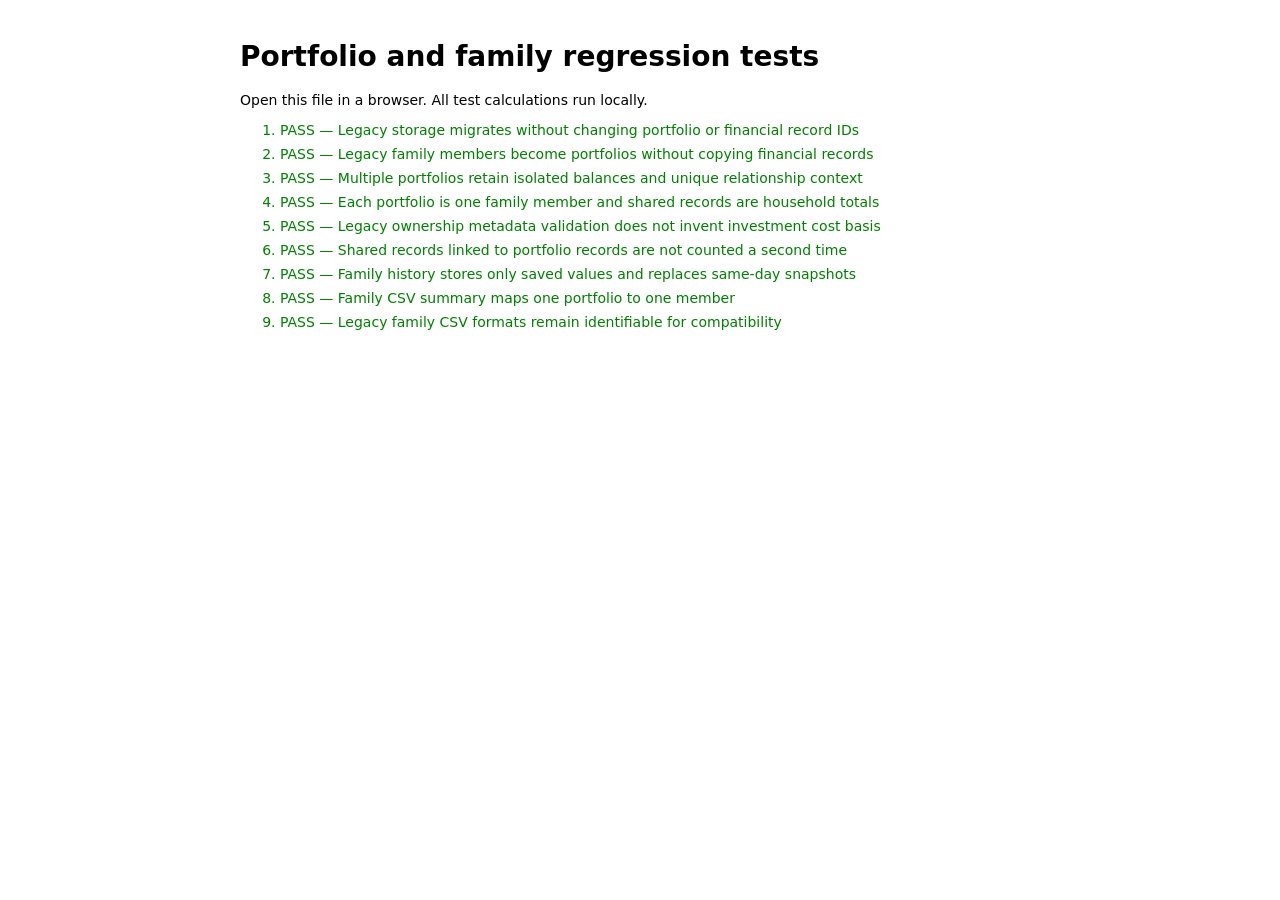
<file: tests/test-portfolios.html>
<!doctype html>
<html lang="en">
<head>
<meta charset="utf-8">
<title>Portfolio and family tests</title>
<style>body{font:14px system-ui;max-width:800px;margin:40px auto;padding:0 20px}li{margin:8px 0}.pass{color:green}.fail{color:#b22}</style>
</head>
<body>
<h1>Portfolio and family regression tests</h1>
<p>Open this file in a browser. All test calculations run locally.</p>
<ol id="results"></ol>
<script src="../networth.js"></script>
<script src="../financial-planning.js"></script>
<script src="../portfolio-family.js"></script>
<script src="../csv-utils.js"></script>
<script>
const tests=[];
function test(name,fn){try{if(!fn())throw Error('assertion failed');tests.push([name,true])}catch(e){tests.push([name,false,e.message])}}
function defaults(){return {networth:NetWorthCalc.createDefaults(),planning:FinancialPlanning.createDefaults()}}
const legacy={portfolioName:'Legacy plan',loans:[{id:'legacy-loan',principal:12000,status:'Active'}],transactions:[{id:'legacy-payment',loanId:'legacy-loan'}]};
test('Legacy storage migrates without changing portfolio or financial record IDs',()=>{const w=PortfolioFamily.normalizeWorkspace(legacy,defaults()),p=w.portfolios[0];return w.portfolios.length===1&&p.id==='portfolio-default'&&p.name==='Legacy plan'&&p.data.loans[0].id==='legacy-loan'&&p.data.transactions[0].id==='legacy-payment'&&w.activePortfolioId===p.id});
test('Legacy family members become portfolios without copying financial records',()=>{const w=PortfolioFamily.normalizeWorkspace({schemaVersion:5,portfolios:[{id:'p1',name:'Savings',owners:[{memberId:'m1',sharePct:100}],data:{networth:{assets:[{id:'a1',value:800}]}}}],family:{members:[{id:'m1',name:'Alex',role:'Parent'},{id:'m2',name:'Sam',role:'Child'}]}},defaults()),p=w.portfolios.find(x=>x.id==='p1'),sam=w.portfolios.find(x=>x.id==='m2');return p.name==='Alex'&&p.owners.length===0&&w.family.members.length===0&&w.portfolios.length===2&&sam.name==='Sam'&&sam.data.networth.assets.every(x=>x.value===0)&&PortfolioFamily.summarize(w).totals.assets===800});
test('Multiple portfolios retain isolated balances and unique relationship context',()=>{const w=PortfolioFamily.normalizeWorkspace({portfolios:[{id:'a',name:'A',data:{loans:[{id:'same',principal:100,status:'Active'}],networth:{assets:[{id:'fund',value:500}]},planning:{liabilities:[{id:'debt',balance:25}]}}},{id:'b',name:'B',data:{loans:[{id:'same',principal:200,status:'Active'}],networth:{assets:[{id:'fund',value:1000}]}}}],activePortfolioId:'b'},defaults());const s=PortfolioFamily.summarize(w);return w.activePortfolioId==='b'&&s.totals.assets===1500&&s.totals.liabilities===325&&s.totals.netWorth===1175});
test('Each portfolio is one family member and shared records are household totals',()=>{const w=PortfolioFamily.normalizeWorkspace({schemaVersion:6,portfolios:[{id:'p1',name:'One',owners:[{memberId:'legacy',sharePct:100}],data:{networth:{assets:[{id:'a',value:1000}]},loans:[{id:'l',principal:300,status:'Active'}]}},{id:'p2',name:'Two',data:{networth:{assets:[{id:'b',value:2000}]}}}],family:{members:[{id:'legacy',name:'Old separate profile'}],assets:[{id:'shared',name:'Shared',value:500,owners:[{memberId:'legacy',sharePct:100}]},{id:'shared',name:'Duplicate row',value:700,owners:[]}],liabilities:[{id:'joint-debt',balance:200,owners:[{memberId:'legacy',sharePct:100}]}]}},defaults());const s=PortfolioFamily.summarize(w),one=s.members.find(x=>x.id==='p1'),two=s.members.find(x=>x.id==='p2');return s.members.length===2&&one.name==='One'&&one.assets===1000&&one.liabilities===300&&one.netWorth===700&&two.name==='Two'&&two.assets===2000&&two.netWorth===2000&&s.totals.assets===3500&&s.totals.liabilities===500&&s.totals.netWorth===3000&&s.shared.assets===500&&s.shared.liabilities===200});
test('Legacy ownership metadata validation does not invent investment cost basis',()=>{const members=[{id:'m1'},{id:'m2'}],errors=PortfolioFamily.validateOwnership([{memberId:'m1',sharePct:70},{memberId:'m2',sharePct:40}],members),unknown=PortfolioFamily.validateOwnership([{memberId:'missing',sharePct:100}],members),summary=PortfolioFamily.portfolioSummary({data:{networth:{assets:[{value:100}]},loans:[],planning:{liabilities:[]}}});return errors.length>0&&unknown.length>0&&summary.investedAmount===null});
test('Shared records linked to portfolio records are not counted a second time',()=>{const w=PortfolioFamily.normalizeWorkspace({portfolios:[{id:'p1',name:'One',data:{networth:{assets:[{id:'asset-1',value:500}]},loans:[{id:'loan-1',principal:200,status:'Active'}]}}],family:{assets:[{id:'shared-a',name:'Same asset',value:500,sourcePortfolioId:'p1',sourceAssetId:'asset-1'}],liabilities:[{id:'shared-d',name:'Same debt',balance:200,sourcePortfolioId:'p1',sourceRecordId:'loan-1'}]}},defaults());const s=PortfolioFamily.summarize(w);return s.totals.assets===500&&s.totals.liabilities===200&&PortfolioFamily.validateWorkspace(w).length===0});
test('Family history stores only saved values and replaces same-day snapshots',()=>{const family={history:[]},s={totals:{assets:10,liabilities:2,netWorth:8}},date=new Date('2026-02-01T12:00:00Z');PortfolioFamily.addSnapshot(family,s,date);PortfolioFamily.addSnapshot(family,{totals:{assets:11,liabilities:2,netWorth:9}},date);return family.history.length===1&&family.history[0].assets===11&&family.history[0].netWorth===9});
test('Family CSV summary maps one portfolio to one member',()=>{const w=PortfolioFamily.normalizeWorkspace({schemaVersion:6,portfolios:[{id:'member-1',name:'Alex',owners:[{memberId:'legacy',sharePct:50}],data:{networth:{assets:[{value:100}]}}}],family:{members:[{id:'legacy',name:'Old profile'}]}},defaults()),rows=PortfolioFamily.exportRows(w);return rows.familyMembers.length===1&&rows.familyMembers[0].id==='member-1'&&rows.familyMembers[0].name==='Alex'&&rows.familyMembers[0].assets===100&&rows.portfolios[0].owners==='[]'});
test('Legacy family CSV formats remain identifiable for compatibility',()=>CSVUtils.identifyDataType('family-members.csv',CSVUtils.headers.familyMembers)==='familyMembers'&&CSVUtils.identifyDataType('portfolio-ownership.csv',CSVUtils.headers.portfolioOwnership)==='portfolioOwnership'&&CSVUtils.parseCSV(CSVUtils.toCSV([{portfolioId:'p1',memberId:'m1',sharePct:50}],CSVUtils.headers.portfolioOwnership))[0].sharePct==='50');
document.querySelector('#results').innerHTML=tests.map(([name,ok,error])=>`<li class="${ok?'pass':'fail'}">${ok?'PASS':'FAIL'} — ${name}${error?`: ${error}`:''}</li>`).join('');
</script>
</body>
</html>
</file>
<file: styles.css>
@import url('https://fonts.googleapis.com/css2?family=DM+Sans:wght@400;500;600;700&family=Manrope:wght@400;500;600;700;800&display=swap');
:root{--bg:#f4f6f8;--surface:#fff;--surface2:#f8fafb;--text:#17212b;--muted:#77838e;--line:#e4e9ed;--green:#0e8f70;--green2:#e6f6f0;--nav:#101f2a;--navmuted:#9cabb5;--orange:#d88a37;--red:#c95353;--shadow:0 8px 28px #132b3a0a}
*{box-sizing:border-box}body{margin:0;background:var(--bg);color:var(--text);font-family:'DM Sans',sans-serif;font-size:14px}h1,h2,h3,h4,p{margin-top:0}h1,h2,h3,.brand strong{font-family:Manrope,sans-serif}button,input,select,textarea{font:inherit}button{cursor:pointer}.app-shell{min-height:100vh;display:grid;grid-template-columns:248px minmax(0,1fr)}.sidebar{background:var(--nav);color:#fff;padding:27px 16px 18px;display:flex;flex-direction:column;min-height:100vh;position:sticky;top:0;height:100vh}.brand{display:flex;align-items:center;gap:11px;padding:0 9px 38px}.brand-mark{height:38px;width:38px;border-radius:12px;background:#16a47e;display:grid;place-items:center;font-size:23px;font-weight:800}.brand strong{font-size:19px;display:block;letter-spacing:-.5px}.brand small{display:block;font-size:9px;color:#8fa0ac;letter-spacing:1.8px;margin-top:2px}.workspace-label,.eyebrow{font-size:10px;font-weight:700;letter-spacing:1.45px;color:var(--muted)}.workspace-label{padding:0 12px 12px;color:#6e828e}.sidebar nav{display:grid;gap:5px}.nav-item{background:transparent;border:0;color:var(--navmuted);text-align:left;padding:12px;border-radius:9px;display:flex;align-items:center;gap:13px;font-weight:500;transition:.15s}.nav-item span{font-size:17px;width:19px;text-align:center}.nav-item:hover,.nav-item.active{background:#203643;color:#fff}.nav-item.active{box-shadow:inset 3px 0 #22bc91}.sidebar-bottom{margin-top:auto;border-top:1px solid #2c3c47;padding:20px 8px 0;display:flex;gap:10px;align-items:flex-start}.privacy-dot{width:9px;height:9px;background:#35c99d;border-radius:50%;margin-top:4px}.sidebar-bottom strong{font-size:12px;display:block}.sidebar-bottom small{font-size:10px;color:#8fa0ac;display:block;margin-top:5px}.main{min-width:0}.topbar{display:flex;align-items:center;justify-content:space-between;padding:30px 36px 24px;border-bottom:1px solid var(--line);background:var(--surface)}.topbar h1{font-size:25px;letter-spacing:-.8px;margin:7px 0 0}.top-actions{display:flex;align-items:center;gap:10px}.save-status{font-size:11px;color:var(--orange);margin-right:8px}.btn{border:1px solid var(--line);border-radius:8px;padding:10px 14px;font-weight:600;font-size:12px;background:var(--surface);color:var(--text);transition:.15s}.btn:hover{transform:translateY(-1px);box-shadow:var(--shadow)}.btn-primary{background:var(--green);color:#fff;border-color:var(--green)}.btn-quiet{background:var(--surface2)}.btn-danger{color:var(--red);border-color:#f0dada}.content{padding:27px 36px 42px;max-width:1600px;margin:auto}footer{font-size:10px;color:var(--muted);padding:15px 36px 22px;border-top:1px solid var(--line)}.welcome-row{display:flex;justify-content:space-between;align-items:center;margin-bottom:21px}.welcome-row h2{font-size:19px;letter-spacing:-.4px;margin:0 0 5px}.welcome-row p{margin:0;color:var(--muted);font-size:12px}.pill{display:inline-flex;align-items:center;gap:6px;border-radius:20px;padding:6px 10px;background:var(--green2);color:var(--green);font-size:10px;font-weight:700}.pill.gray{background:var(--surface2);color:var(--muted)}.stats-grid{display:grid;grid-template-columns:repeat(4,minmax(0,1fr));gap:14px;margin-bottom:18px}.stat-card,.panel,.loan-card{background:var(--surface);border:1px solid var(--line);border-radius:13px;box-shadow:var(--shadow)}.stat-card{padding:18px 19px;min-height:126px}.stat-top{display:flex;align-items:center;justify-content:space-between;color:var(--muted);font-size:11px;font-weight:600}.stat-icon{width:29px;height:29px;border-radius:9px;background:var(--green2);color:var(--green);display:grid;place-items:center;font-size:15px}.stat-value{font-family:Manrope,sans-serif;font-size:25px;font-weight:800;letter-spacing:-1px;margin:15px 0 5px;white-space:nowrap;overflow:hidden;text-overflow:ellipsis}.stat-foot{font-size:10px;color:var(--muted)}.dashboard-grid{display:grid;grid-template-columns:minmax(0,1.45fr) minmax(280px,1fr);gap:16px}.panel{padding:20px;margin-bottom:16px;min-width:0}.panel-head{display:flex;align-items:flex-start;justify-content:space-between;gap:12px;margin-bottom:18px}.panel-head h3{font-size:14px;margin:0 0 5px}.panel-head p{font-size:11px;color:var(--muted);margin:0}.link-btn{border:0;background:none;color:var(--green);font-size:11px;font-weight:700;padding:3px}.chart-wrap{height:230px;position:relative}.chart-wrap canvas{width:100%;height:100%}.legend{display:flex;gap:14px;font-size:10px;color:var(--muted);margin-top:8px}.legend span:before{content:'';display:inline-block;width:7px;height:7px;border-radius:2px;background:var(--green);margin-right:5px}.legend .orange:before{background:var(--orange)}.loan-list{display:grid;gap:10px}.loan-row{display:grid;grid-template-columns:minmax(0,1fr) auto;gap:12px;padding:13px 0;border-bottom:1px solid var(--line)}.loan-row:last-child{border:0}.loan-title{font-weight:700;font-size:12px}.loan-sub{font-size:10px;color:var(--muted);margin-top:4px}.loan-balance{text-align:right;font-weight:700;font-size:12px}.loan-balance small{display:block;color:var(--muted);font-weight:400;font-size:10px;margin-top:4px}.progress{height:5px;background:var(--line);border-radius:10px;overflow:hidden;margin-top:10px}.progress span{display:block;height:100%;background:var(--green);border-radius:10px}.insight{display:flex;gap:12px;padding:13px;background:var(--surface2);border-radius:10px;margin-bottom:9px}.insight-icon{width:30px;height:30px;flex-shrink:0;display:grid;place-items:center;border-radius:9px;background:#fff1dc;color:#b87425}.insight strong{font-size:11px;display:block;margin-bottom:5px}.insight p{font-size:11px;color:var(--muted);line-height:1.55;margin:0}.table-wrap{overflow:auto}table{width:100%;border-collapse:collapse;white-space:nowrap}th{text-align:left;padding:11px 12px;color:var(--muted);font-size:10px;text-transform:uppercase;letter-spacing:.7px;border-bottom:1px solid var(--line);background:var(--surface2)}td{padding:13px 12px;border-bottom:1px solid var(--line);font-size:12px}tr:last-child td{border-bottom:0}.num{text-align:right;font-variant-numeric:tabular-nums}.muted{color:var(--muted)}.loan-name-cell{font-weight:700}.loan-name-cell small{display:block;font-weight:400;color:var(--muted);margin-top:4px}.action-cell{display:flex;gap:5px}.small-btn{border:1px solid var(--line);border-radius:6px;padding:6px 8px;background:var(--surface);font-size:10px;font-weight:600}.small-btn:hover{border-color:var(--green);color:var(--green)}.section-heading{display:flex;justify-content:space-between;align-items:flex-start;gap:15px;margin-bottom:20px}.section-heading h2{font-size:19px;margin:0 0 5px}.section-heading p{font-size:12px;color:var(--muted);margin:0}.toolbar{display:flex;gap:8px;align-items:center;flex-wrap:wrap}.field,.toolbar input,.toolbar select{border:1px solid var(--line);background:var(--surface);color:var(--text);border-radius:8px;padding:10px 11px;min-width:120px}.toolbar input{min-width:180px}.empty{padding:40px 20px;text-align:center;color:var(--muted)}.empty strong{display:block;color:var(--text);font-size:14px;margin-bottom:8px}.form-grid{display:grid;grid-template-columns:repeat(2,minmax(0,1fr));gap:14px}.form-grid label,.control-label{display:flex;flex-direction:column;gap:7px;font-size:11px;font-weight:700;color:var(--muted)}input,select,textarea{color:var(--text)}.form-grid input,.form-grid select,.form-grid textarea,.control-input{width:100%;border:1px solid var(--line);border-radius:8px;padding:10px 11px;background:var(--surface);outline:none;min-width:0}.form-grid input:focus,.form-grid select:focus,.control-input:focus{border-color:var(--green);box-shadow:0 0 0 3px #0e8f7014}.wide{grid-column:1/-1}.check-label{display:flex!important;flex-direction:row!important;align-items:center;gap:8px}.check-label input{width:auto}.modal-backdrop{position:fixed;inset:0;background:#0b1822a6;display:grid;place-items:center;padding:20px;z-index:10}.hidden{display:none!important}.modal{background:var(--surface);width:min(800px,100%);max-height:92vh;overflow:auto;border-radius:15px;padding:24px;box-shadow:0 20px 70px #0003}.modal-head{display:flex;justify-content:space-between;align-items:flex-start;margin-bottom:23px}.modal-head h2{font-size:21px;margin:6px 0 0}.icon-btn{border:0;background:var(--surface2);width:30px;height:30px;border-radius:8px;font-size:20px}.modal-actions{display:flex;justify-content:flex-end;gap:9px;margin-top:22px}.two-col{display:grid;grid-template-columns:1fr 1fr;gap:16px}.control-panel{display:grid;grid-template-columns:repeat(3,minmax(0,1fr));gap:14px}.result-grid{display:grid;grid-template-columns:repeat(3,minmax(0,1fr));gap:12px;margin:16px 0}.result-card{background:var(--surface2);border:1px solid var(--line);border-radius:10px;padding:15px}.result-card small{color:var(--muted);font-size:10px}.result-card strong{display:block;font-family:Manrope,sans-serif;font-size:20px;margin:8px 0 4px}.result-card p{font-size:10px;color:var(--muted);margin:0}.strategy-list{display:grid;gap:9px}.strategy-item{border:1px solid var(--line);border-radius:10px;padding:13px;display:flex;justify-content:space-between;gap:12px;align-items:center}.strategy-item.best{border-color:#85cdb9;background:var(--green2)}.strategy-item strong{font-size:12px;display:block}.strategy-item small{display:block;color:var(--muted);font-size:10px;margin-top:4px}.strategy-item b{font-size:13px;text-align:right}.bar-row{display:grid;grid-template-columns:125px minmax(50px,1fr) 95px;gap:10px;align-items:center;font-size:11px;margin:13px 0}.bar-track{height:9px;background:var(--line);border-radius:10px;overflow:hidden}.bar-track span{height:100%;display:block;background:var(--green)}.warning{padding:12px 14px;background:#fff6e9;border:1px solid #f4dfbd;border-radius:9px;color:#895c26;font-size:11px;line-height:1.5;margin:14px 0}.success{padding:12px 14px;background:var(--green2);border-radius:9px;color:#16765e;font-size:11px;line-height:1.5;margin:14px 0}.inline-fields{display:flex;gap:9px;align-items:end;flex-wrap:wrap}.inline-fields label{flex:1;min-width:130px}.radio-line{display:flex;gap:15px;flex-wrap:wrap;color:var(--muted);font-size:11px}.radio-line label{display:flex;align-items:center;gap:5px}.badge{display:inline-block;background:var(--surface2);padding:4px 7px;border-radius:5px;color:var(--muted);font-size:10px}.kpi{font-size:11px;color:var(--muted)}.kpi b{color:var(--text)}body.dark{--bg:#10191f;--surface:#18242c;--surface2:#202e37;--text:#e7edf0;--muted:#a1afb8;--line:#30404a;--green2:#163e35;--shadow:0 8px 28px #00000012}body.dark .insight-icon{background:#463724}body.dark .success{background:#163e35}body.dark .warning{background:#453723;color:#f0c989}body.dark .topbar{border-color:var(--line)}body.dark .sidebar{background:#0b151b}body.dark .modal{background:var(--surface)}
@media(max-width:1150px){.app-shell{grid-template-columns:210px minmax(0,1fr)}.content{padding:24px}.topbar{padding:25px 24px}.stats-grid{grid-template-columns:repeat(2,minmax(0,1fr))}.dashboard-grid{grid-template-columns:1fr}.control-panel{grid-template-columns:repeat(2,minmax(0,1fr))}}
@media(max-width:720px){.app-shell{display:block}.sidebar{position:relative;height:auto;min-height:0;padding:15px}.brand{padding:0 5px 15px}.workspace-label,.sidebar-bottom{display:none}#nav{display:flex;overflow-x:auto;gap:5px;padding-bottom:2px}.nav-item{white-space:nowrap;padding:9px 11px;font-size:11px}.nav-item span{display:none}.topbar{padding:20px 16px;align-items:flex-start;gap:12px}.topbar h1{font-size:20px}.top-actions{flex-wrap:wrap;justify-content:flex-end}.save-status{display:none}.top-actions .btn{padding:9px;font-size:10px}.content{padding:19px 14px}.stats-grid{gap:9px}.stat-card{padding:14px;min-height:115px}.stat-value{font-size:20px}.stat-top{font-size:10px}.dashboard-grid,.two-col{grid-template-columns:1fr}.control-panel,.form-grid,.result-grid{grid-template-columns:1fr}.wide{grid-column:auto}.section-heading,.welcome-row{align-items:flex-start;flex-direction:column}.modal{padding:18px}.bar-row{grid-template-columns:95px minmax(40px,1fr) 75px}.bar-row .num{font-size:10px}footer{padding:14px;font-size:10px}}
.prepayment-impact-grid{grid-template-columns:repeat(2,minmax(0,1fr))}
.portfolio-context{display:flex;flex-wrap:wrap;justify-content:space-between;gap:6px 14px;margin-top:12px;padding:11px 12px;border:1px solid var(--line);border-radius:9px;background:var(--surface2);font-size:10px;color:var(--muted)}
.portfolio-context strong{color:var(--text)}
.strategy-loan-outcomes{display:grid;gap:7px;margin-top:12px}
.strategy-loan-outcomes>div{display:grid;grid-template-columns:minmax(80px,1fr) auto;gap:2px 10px;padding:9px 10px;border-radius:8px;background:var(--surface2);font-size:11px}
.strategy-loan-outcomes strong{text-align:right}
.strategy-loan-outcomes small{grid-column:1/-1;color:var(--muted)}
.scenario-selected-results{margin:14px 0}
@media(max-width:720px){.prepayment-impact-grid{grid-template-columns:1fr}}
.sidebar nav{flex:1;min-height:0;overflow-y:auto;align-content:start}.networth-intro{display:flex;justify-content:space-between;align-items:flex-start;gap:18px;padding:18px 20px;margin-bottom:16px;border:1px solid #cce9de;border-radius:13px;background:linear-gradient(120deg,#eef9f5,var(--surface))}.networth-intro strong{font-family:Manrope,sans-serif;font-size:14px}.networth-intro p{max-width:760px;color:var(--muted);font-size:11px;line-height:1.6;margin:6px 0 0}.projection-control{display:flex;align-items:center;justify-content:space-between;gap:24px}.projection-control h3{font-size:13px;margin:0 0 5px}.projection-control p{font-size:11px;color:var(--muted);margin:0}.projection-slider{width:min(430px,55%);display:grid;grid-template-columns:1fr;gap:8px;color:var(--green);font-size:12px;font-weight:700}.projection-slider input{width:100%;accent-color:var(--green)}.slider-range{display:flex;justify-content:space-between;font-size:9px;color:var(--muted);font-weight:500}.networth-stats{margin-bottom:16px}.networth-chart-wrap{height:280px;position:relative}.networth-chart-wrap canvas{width:100%;height:100%}.networth-legend{display:flex;flex-wrap:wrap;gap:16px;margin-top:8px;color:var(--muted);font-size:10px}.networth-legend span:before{content:'';display:inline-block;width:8px;height:8px;border-radius:50%;margin-right:6px;background:#0e8f70}.networth-legend .nw-liabilities:before{background:#d88a37}.networth-legend .nw-total:before{background:#4773c2}.networth-table{max-height:340px;margin-top:22px}.networth-table thead{position:sticky;top:0;z-index:1}.networth-editors{display:grid;grid-template-columns:repeat(2,minmax(0,1fr));gap:16px}.networth-editors .panel{min-width:0}.networth-input-table{min-width:610px}.networth-input-table td{vertical-align:middle}.networth-input-table .control-input{min-width:92px;padding:8px;font-size:11px}.networth-input-table td:first-child .control-input{min-width:150px}.networth-input-table td:last-child{padding-left:4px;padding-right:0}.networth-input-table .num{text-align:right}.assumption-fields{display:grid;grid-template-columns:repeat(2,minmax(0,1fr));gap:16px;max-width:680px}.assumption-fields small{font-size:10px;font-weight:400;color:var(--muted)}.networth-mix{display:grid;grid-template-columns:repeat(2,minmax(0,1fr));gap:14px 22px}.networth-mix-row>div:first-child{display:flex;justify-content:space-between;gap:12px;font-size:11px}.networth-mix-row strong{font-variant-numeric:tabular-nums}.networth-mix-row .progress{margin-top:7px}.networth-mix-row .progress span{background:linear-gradient(90deg,var(--green),#56c4a1)}@media(max-width:1050px){.networth-editors{grid-template-columns:1fr}.networth-mix{grid-template-columns:1fr}}@media(max-width:720px){.networth-intro,.projection-control{align-items:flex-start;flex-direction:column}.projection-slider{width:100%}.networth-stats{grid-template-columns:repeat(2,minmax(0,1fr))}.assumption-fields{grid-template-columns:1fr}.networth-chart-wrap{height:230px}}
.networth-legend .nw-real:before{background:#9a65bd}.cashflow-bars{display:grid;gap:18px}.cashflow-bar>div:first-child{display:flex;align-items:center;justify-content:space-between;font-size:11px}.cashflow-bar strong{font-variant-numeric:tabular-nums}.cashflow-bar .progress{height:8px;margin-top:7px}.goal-grid{display:grid;grid-template-columns:repeat(2,minmax(0,1fr));gap:0 16px}.goal-card{min-width:0}.goal-card h3{margin:0}.goal-name-input{width:100%;max-width:250px;border:0;border-bottom:1px solid var(--line);padding:4px 0;color:var(--text);font:inherit;font-weight:700;background:transparent}.goal-amounts{display:flex;align-items:baseline;gap:6px;margin:20px 0 8px}.goal-amounts strong{font:800 23px Manrope,sans-serif;letter-spacing:-.7px}.goal-amounts span,.goal-progress-label{color:var(--muted);font-size:10px}.goal-progress{height:9px}.goal-progress-label{display:flex;justify-content:space-between;margin-top:7px}.goal-fields{display:grid;grid-template-columns:repeat(2,minmax(0,1fr));gap:12px;margin-top:20px}.goal-fields .control-input,.scenario-assumptions .control-input{min-width:0}.scenario-assumptions{display:grid;grid-template-columns:repeat(2,minmax(0,1fr));gap:18px}.scenario-assumptions input[type=range]{width:100%;accent-color:var(--green)}.scenario-assumptions .control-label span{color:var(--green);font-weight:700}.review-due{background:#fff0e8;color:#a35b20}.review-date{min-width:145px!important}.review-interval{width:88px;min-width:70px!important}.badge.review-due{border:0}.goal-card .portfolio-context{margin-top:16px}.cashflow-bars+.portfolio-context{margin-top:20px}@media(max-width:1050px){.goal-grid{grid-template-columns:1fr}}@media(max-width:720px){.scenario-assumptions,.goal-fields{grid-template-columns:1fr}.cashflow-bars{gap:14px}.review-date{min-width:125px!important}}
.dashboard-review-alert{display:flex;align-items:center;gap:12px;margin:-7px 0 18px;padding:12px 15px;border:1px solid #f0dfc8;border-radius:10px;background:#fff9ef}.dashboard-review-alert>span{font-size:18px;color:var(--orange)}.dashboard-review-alert>div{display:grid;gap:3px;flex:1}.dashboard-review-alert strong{font-size:11px}.dashboard-review-alert small{font-size:10px;color:var(--muted)}.brand small{font-size:7px;letter-spacing:.8px;white-space:nowrap}
.sidebar nav{display:flex;flex-direction:column;gap:13px}.nav-group{display:grid;gap:3px}.nav-group-label{padding:0 12px 5px;color:#6e828e;font-size:9px;font-weight:700;letter-spacing:1.2px}.nav-item{padding:9px 11px;font-size:12px}.overview-grid{display:grid;grid-template-columns:minmax(0,1.35fr) minmax(280px,1fr);gap:2px 16px;align-items:start}.overview-wealth{grid-row:span 2}.overview-chart{height:245px}.overview-breakdown{display:grid;gap:0}.overview-breakdown>div{display:flex;justify-content:space-between;gap:12px;padding:9px 0;border-bottom:1px solid var(--line);font-size:11px}.overview-breakdown>div:last-child{border-bottom:0}.overview-breakdown span{color:var(--muted)}.overview-breakdown strong{font-variant-numeric:tabular-nums}.overview-goal{padding:11px 0;border-bottom:1px solid var(--line)}.overview-goal:last-child{border-bottom:0}.overview-goal>div:first-child{display:flex;justify-content:space-between;gap:10px;font-size:11px}.overview-goal>div:first-child span{color:var(--muted);text-align:right}.overview-goal .progress{height:6px;margin-top:8px}.compact-empty{padding:18px 10px}.compact-empty .btn{margin-top:12px}.upcoming-label{margin-top:15px;padding-top:13px;border-top:1px solid var(--line);font-size:10px;color:var(--muted);font-weight:700}.upcoming-empty{font-size:11px;margin-top:12px}.overview-shortcuts{display:flex;gap:8px;flex-wrap:wrap;margin:0 0 18px}.overview-stats .stat-card{min-height:116px}.overview-stats .stat-value{font-size:22px}@media(max-width:1050px){.overview-grid{grid-template-columns:1fr 1fr}.overview-wealth{grid-row:auto;grid-column:1/-1}}@media(max-width:720px){.overview-grid{grid-template-columns:1fr}.overview-wealth{grid-column:auto}.overview-chart{height:215px}.overview-stats{grid-template-columns:repeat(2,minmax(0,1fr))}.overview-shortcuts .btn{flex:1 1 100%}}
.emergency-summary{display:grid;grid-template-columns:minmax(0,1fr) minmax(110px,220px) auto auto;align-items:center;gap:12px}.emergency-summary>div:first-child{display:grid;gap:4px}.emergency-summary strong{font-size:12px}.emergency-summary span{font-size:10px;color:var(--muted)}.emergency-summary .progress{margin:0;height:7px}.emergency-progress{height:10px;margin:20px 0}.emergency-progress span{background:linear-gradient(90deg,var(--green),#56c4a1)}.emergency-actions{display:flex;align-items:center;gap:12px;flex-wrap:wrap;font-size:11px;color:var(--muted)}.emergency-target{max-width:380px}.emergency-target small{font-weight:400}.calendar-disclaimer{padding:12px 15px;margin-bottom:16px;border:1px solid var(--line);border-radius:9px;background:var(--surface2);color:var(--muted);font-size:11px;line-height:1.6}.calendar-month .panel-head{align-items:center}.calendar-net{font-size:12px;color:var(--green)}.calendar-negative{font-size:12px;color:var(--red)}.calendar-table{min-width:680px}.calendar-table td{vertical-align:middle}.calendar-direction{display:block;color:var(--muted);font-size:9px;margin-top:3px}.calendar-in{color:var(--green)}.badge.calendar-in{background:var(--green2)}@media(max-width:720px){.emergency-summary{grid-template-columns:1fr auto}.emergency-summary .progress{grid-column:1/-1;grid-row:2}.emergency-summary .link-btn{justify-self:start}.emergency-actions{align-items:flex-start;flex-direction:column;gap:8px}}
.portfolio-switcher{display:grid;gap:4px;color:var(--muted);font-size:9px;font-weight:700;letter-spacing:.6px}.portfolio-switcher select{max-width:220px;border:1px solid var(--line);border-radius:8px;background:var(--surface);color:var(--text);padding:8px;font-size:11px;letter-spacing:0}.owner-mapping{min-width:260px}.warning{line-height:1.6}.family-dashboard .table-wrap{max-width:100%}select[multiple]{min-height:76px}.nav-group-label{user-select:none}@media(max-width:720px){.topbar{align-items:flex-start;gap:12px;flex-direction:column}.top-actions{width:100%;flex-wrap:wrap}.portfolio-switcher{flex:1;min-width:160px}.portfolio-switcher select{max-width:none;width:100%}.save-status{margin:0}.section-heading{flex-direction:column}.section-heading .toolbar{width:100%}.form-grid .wide{grid-column:1/-1}}
.brand{align-items:center}.brand-copy{min-width:0}.menu-toggle{flex:none;width:34px;height:34px;border:1px solid #354853;border-radius:8px;background:transparent;color:#fff;font-size:17px}.menu-toggle:hover{background:#203643}
.member-add-row{display:flex;align-items:center;gap:10px;margin-bottom:14px}.member-add-row .control-input{flex:1;min-width:0}.member-name-input{min-width:150px}
@media(min-width:721px){.app-shell.sidebar-collapsed{grid-template-columns:82px minmax(0,1fr)}.sidebar-collapsed .sidebar{padding:18px 8px}.sidebar-collapsed .brand{justify-content:center;gap:8px;padding:0 0 28px;flex-wrap:wrap}.sidebar-collapsed .brand-copy,.sidebar-collapsed .workspace-label,.sidebar-collapsed .nav-group-label,.sidebar-collapsed .sidebar-bottom>div:not(.privacy-dot){display:none}.sidebar-collapsed .menu-toggle{width:30px;height:30px}.sidebar-collapsed .nav-item{justify-content:center;gap:0;padding:10px 4px;font-size:0}.sidebar-collapsed .nav-item span{font-size:17px}.sidebar-collapsed .sidebar-bottom{justify-content:center;padding:16px 0 0}}
@media(max-width:720px){.sidebar{padding:12px 14px}.brand{padding:0 0 0!important;display:flex;gap:10px}.brand-copy{flex:1}.menu-toggle{font-size:12px;width:auto;padding:0 10px}.workspace-label{display:none}#nav{display:none;max-height:55vh;overflow-y:auto;flex-direction:column;gap:12px;padding:14px 0 2px}.app-shell.mobile-nav-open #nav{display:flex}.app-shell.mobile-nav-open .sidebar{padding-bottom:14px}.nav-item{white-space:normal;padding:10px 11px;font-size:12px}.nav-item span{display:inline-block}.sidebar-bottom{display:none}.topbar{flex-direction:row;align-items:center}.top-actions{width:auto;justify-content:flex-end}.member-add-row{align-items:stretch;flex-direction:column}.member-add-row .btn{width:100%}}

/* Responsive visual refresh */
:root{--bg:#f3f6f4;--surface:#fff;--surface2:#f7f9f8;--text:#172923;--muted:#73827b;--line:#e3ebe6;--green:#07876b;--green2:#e7f5ef;--nav:#10251f;--navmuted:#a7b9b1;--orange:#b9782d;--red:#b84d4d;--shadow:0 10px 30px rgba(24,54,42,.055)}
body{background:var(--bg);font-size:14px}
.app-shell{grid-template-columns:256px minmax(0,1fr)}
.sidebar{background:linear-gradient(180deg,#10251f 0%,#17362c 100%);padding:26px 15px 18px}
.brand{padding-bottom:31px}
.brand-mark{height:42px;width:42px;border-radius:14px;background:linear-gradient(145deg,#139d78,#087154);box-shadow:0 7px 18px #071b1570;color:#fff}
.brand-mark svg{width:29px;height:29px}
.brand strong{font-size:17px;letter-spacing:-.55px}
.brand small{font-size:8px;letter-spacing:1.55px}
.nav-item{border-radius:10px;transition:background .18s ease,color .18s ease,transform .18s ease}
.nav-item:hover{transform:translateX(2px);background:#ffffff12}
.nav-item.active{background:linear-gradient(100deg,#ffffff18,#ffffff0b);box-shadow:inset 3px 0 #45d4a5}
.nav-item.active span{color:#7ce2bd}
.nav-group-label{letter-spacing:1.45px}
.sidebar-bottom{border-color:#ffffff1b}
.topbar{padding:25px clamp(20px,3vw,46px) 21px;position:sticky;top:0;z-index:5;background:color-mix(in srgb,var(--surface) 94%,transparent);backdrop-filter:blur(14px)}
.topbar h1{font-size:clamp(22px,2vw,28px);letter-spacing:-1px}
.eyebrow{letter-spacing:1.6px}
.content{padding:26px clamp(20px,3vw,46px) 38px;max-width:1700px}
footer{padding:15px clamp(20px,3vw,46px) 22px}
.stat-card,.panel,.loan-card{border-radius:16px;box-shadow:0 7px 24px rgba(24,54,42,.045);transition:box-shadow .2s ease,border-color .2s ease}
.stat-card:hover,.panel:hover{box-shadow:0 12px 32px rgba(24,54,42,.075);border-color:#d5e4dc}
.stat-card{padding:18px 20px;min-height:126px}
.stat-icon{border-radius:10px}
.stat-value{letter-spacing:-1.15px}
.panel{padding:21px}
.panel-head h3{font-size:14px;letter-spacing:-.15px}
.chart-wrap,.overview-chart,.networth-chart-wrap{min-height:210px}
.overview-grid{gap:14px}
.overview-wealth{background:linear-gradient(145deg,var(--surface),color-mix(in srgb,var(--green2) 35%,var(--surface)))}
.overview-wealth .panel-head{align-items:center}
.overview-wealth .panel-head p{line-height:1.55}
.overview-breakdown>div{padding:11px 0}
.overview-shortcuts .btn{border-radius:10px}
.btn{border-radius:10px;transition:transform .16s ease,box-shadow .16s ease,background .16s ease}
.btn-primary{background:linear-gradient(135deg,#0b9876,#087457);border-color:#087457;box-shadow:0 5px 13px #07876b20}
.btn-primary:hover{background:linear-gradient(135deg,#087f63,#075e48)}
.pill{letter-spacing:.35px}
.progress{height:6px}
.loan-row{padding:14px 0}
.table-wrap{border-radius:10px}
th{letter-spacing:.8px}
.welcome-row{align-items:flex-start}
.welcome-row h2{font-size:21px;letter-spacing:-.65px}
.dashboard-review-alert{border-radius:12px}
canvas{display:block}
body.dark{--bg:#101815;--surface:#17211d;--surface2:#1d2923;--text:#e7f0ea;--muted:#a0afa6;--line:#2b3931;--green:#50c69c;--green2:#203b30;--nav:#0c1713;--navmuted:#a7b9b1;--orange:#e2a14f;--red:#ed7777;--shadow:0 10px 30px rgba(0,0,0,.15)}
body.dark .sidebar{background:linear-gradient(180deg,#0c1713 0%,#12271e 100%)}
body.dark .overview-wealth{background:linear-gradient(145deg,var(--surface),#1b3026)}
body.dark .insight{background:var(--surface2)}
body.dark .insight-icon{background:#3a3021;color:#f0bd75}
body.dark .dashboard-review-alert{background:#302719;border-color:#594728}
@media(max-width:1100px){
 .app-shell{grid-template-columns:220px minmax(0,1fr)}
 .content{padding-left:22px;padding-right:22px}
 .topbar{padding-left:22px;padding-right:22px}
 .stats-grid{gap:10px}
 .stat-card{padding:16px}
 .stat-value{font-size:22px}
 .top-actions{gap:7px}
 .save-status{font-size:10px;margin-right:0}
}
@media(max-width:820px){
 .app-shell{grid-template-columns:200px minmax(0,1fr)}
 .brand{gap:8px;padding-left:4px;padding-right:4px}
 .brand-mark{width:38px;height:38px}
 .brand strong{font-size:15px}
 .topbar{align-items:flex-start;gap:14px}
 .top-actions{flex-wrap:wrap;justify-content:flex-end}
 .portfolio-switcher{font-size:10px}
 .dashboard-grid,.overview-grid{grid-template-columns:1fr}
 .overview-wealth{grid-column:auto;grid-row:auto}
 .stats-grid{grid-template-columns:repeat(2,minmax(0,1fr))}
 .overview-stats{grid-template-columns:repeat(2,minmax(0,1fr))}
 .networth-editors{grid-template-columns:1fr}
}
@media(max-width:720px){
 .app-shell{display:flex;flex-direction:column}
 .sidebar{position:relative;top:auto;width:100%;height:auto;min-height:0;padding:12px 16px}
 .brand{gap:11px;padding:0!important}
 .brand-mark{width:38px;height:38px}
 .brand-copy{flex:1}
 .brand strong{font-size:16px}
 .menu-toggle{border:1px solid #ffffff2a;background:#ffffff0d;color:white;border-radius:9px;min-height:36px}
 .app-shell.mobile-nav-open .sidebar{box-shadow:0 14px 25px #071b1533}
 #nav{max-height:55vh}
 .main{width:100%}
 .topbar{position:relative;display:flex;flex-direction:column;align-items:stretch;gap:13px;padding:18px 17px 16px}
 .topbar h1{font-size:22px;margin-top:5px}
 .top-actions{width:100%;justify-content:flex-start;gap:8px}
 .portfolio-switcher{flex:1 1 125px}
 .portfolio-switcher select{max-width:100%}
 .save-status{flex:1 1 100%;order:3}
 .top-actions .btn{padding:9px 11px}
 .content{padding:19px 14px 28px}
 footer{padding:14px 16px 20px;line-height:1.55}
 .welcome-row{gap:10px;flex-direction:column}
 .welcome-row h2{font-size:19px}
 .welcome-row .pill{align-self:flex-start}
 .stats-grid,.overview-stats{grid-template-columns:repeat(2,minmax(0,1fr));gap:9px}
 .stat-card{padding:14px 12px;min-height:112px}
 .stat-top{gap:5px;font-size:10px}
 .stat-icon{width:26px;height:26px;flex:0 0 26px}
 .stat-value,.overview-stats .stat-value{font-size:19px;letter-spacing:-.8px;margin:13px 0 5px}
 .stat-foot{font-size:9px;line-height:1.4}
 .panel{padding:16px;border-radius:14px;margin-bottom:12px}
 .panel-head{gap:8px;margin-bottom:13px}
 .panel-head h3{font-size:13px}
 .panel-head p{line-height:1.45}
 .chart-wrap{height:205px}
 .overview-chart{height:220px}
 .networth-chart-wrap{height:225px;min-height:0}
 .overview-grid{gap:0}
 .overview-grid .panel{min-width:0}
 .section-heading{flex-direction:column;gap:12px}
 .section-heading>.toolbar{width:100%}
 .section-heading>.toolbar .btn{flex:1}
 .toolbar{width:100%}
 .toolbar input,.toolbar select,.field{min-width:0;flex:1}
 .form-grid,.scenario-assumptions,.goal-fields{grid-template-columns:1fr}
 .wide{grid-column:auto}
 .result-grid{grid-template-columns:1fr}
 .emergency-summary{grid-template-columns:1fr auto}
 .action-cell{flex-wrap:wrap}
 .table-wrap{max-width:calc(100vw - 62px)}
 .modal{width:calc(100% - 22px);max-height:calc(100vh - 22px);padding:18px}
}
@media(max-width:380px){
 .content{padding-left:11px;padding-right:11px}
 .stats-grid,.overview-stats{gap:7px}
 .stat-card{padding:12px 10px}
 .stat-value,.overview-stats .stat-value{font-size:17px}
 .top-actions .btn{font-size:11px;padding:8px}
}
@media(prefers-reduced-motion:reduce){
 *,*::before,*::after{scroll-behavior:auto!important;animation-duration:.01ms!important;animation-iteration-count:1!important;transition-duration:.01ms!important}
}

/* Full interface redesign */
:root{--bg:#f5f7f5;--surface:#fff;--surface2:#f8faf8;--text:#1b2a24;--muted:#718078;--line:#e5ebe6;--green:#087f62;--green2:#e7f4ed;--nav:#142b23;--navmuted:#bdcdc4;--orange:#b77a32;--red:#b84d4d;--shadow:0 8px 26px rgba(31,55,43,.045)}
body{background:var(--bg);color:var(--text);font-size:14px;letter-spacing:.005em}
.app-shell{grid-template-columns:264px minmax(0,1fr);background:var(--bg)}
.sidebar{padding:25px 15px 18px;background:linear-gradient(175deg,#19382d 0%,#10271f 100%);box-shadow:7px 0 30px rgba(16,39,31,.08)}
.brand{padding:0 8px 30px}
.brand-mark{height:42px;width:42px;border:1px solid #ffffff20;border-radius:14px;background:linear-gradient(145deg,#20a980,#0b765a);box-shadow:0 8px 20px #071d1545}
.brand-mark svg{height:30px;width:30px}
.brand strong{font-size:17px;letter-spacing:-.55px}
.brand small{font-size:8px;letter-spacing:1.65px;color:#a9beb3}
.workspace-label{color:#91aa9e;letter-spacing:1.8px}
.sidebar nav{gap:14px}
.nav-group{gap:4px}
.nav-group-label{padding:0 12px 6px;color:#7e9a8c;font-size:9px;letter-spacing:1.65px}
.nav-item{min-height:39px;padding:9px 12px;color:#bed0c6;border-radius:10px;font-size:12px;gap:12px}
.nav-item span{font-size:16px;color:#91b4a3}
.nav-item:hover{background:#ffffff12;color:#fff}
.nav-item.active{background:linear-gradient(105deg,#ffffff1c,#ffffff0b);box-shadow:inset 3px 0 #53d6a9;color:#fff}
.nav-item.active span{color:#83e2bd}
.sidebar-bottom{border-color:#ffffff1a;padding:16px 8px 0}
.privacy-dot{box-shadow:0 0 0 4px #35c99d20}
.main{min-width:0}
.topbar{position:relative;display:flex;align-items:center;gap:18px;padding:23px clamp(22px,3.2vw,48px) 20px;background:var(--surface);border-bottom:1px solid var(--line)}
.topbar h1{font-size:24px;letter-spacing:-1px;line-height:1.2;margin:6px 0 0}
.eyebrow{color:var(--green);font-size:9px;letter-spacing:1.8px}
.top-actions{gap:9px;flex-wrap:wrap;justify-content:flex-end}
.portfolio-switcher{font-size:10px;font-weight:700;color:var(--muted)}
.portfolio-switcher select{border:1px solid var(--line);border-radius:9px;padding:9px 30px 9px 11px;background:var(--surface2);color:var(--text)}
.save-status{font-size:10px;margin:0 4px;color:var(--green)}
.btn{min-height:38px;padding:9px 14px;border-radius:10px;border-color:var(--line);font-size:11px;box-shadow:none}
.btn:hover{transform:translateY(-1px);box-shadow:0 6px 15px rgba(27,57,43,.1)}
.btn-primary{background:linear-gradient(135deg,#0a9971,#087455);border-color:#087455;color:#fff}
.btn-quiet{background:var(--surface2)}
.content{width:100%;max-width:1700px;padding:28px clamp(22px,3.2vw,48px) 42px}
footer{padding:16px clamp(22px,3.2vw,48px) 24px;border-color:var(--line);line-height:1.6}
.welcome-row{position:relative;isolation:isolate;overflow:hidden;display:flex;align-items:center;justify-content:space-between;gap:20px;min-height:168px;margin:0 0 20px;padding:28px 32px;border:0;border-radius:20px;color:#fff;background:radial-gradient(ellipse at 84% 15%,#47c79b40 0,transparent 34%),linear-gradient(112deg,#153b2e 0%,#0d6b50 100%);box-shadow:0 15px 34px rgba(12,84,61,.15)}
.welcome-row:after{position:absolute;z-index:-1;content:"";width:260px;height:260px;right:18%;top:-180px;border:1px solid #ffffff18;border-radius:50%;box-shadow:0 0 0 28px #ffffff08,0 0 0 58px #ffffff06}
.welcome-row h2{font-size:clamp(23px,2.6vw,32px);letter-spacing:-1.25px;line-height:1.15;margin:8px 0}
.welcome-row p{max-width:530px;margin:0;color:#d0e6dc;font-size:13px;line-height:1.55}
.hero-kicker{font-size:9px;font-weight:700;letter-spacing:1.9px;color:#a8e9cd}
.hero-actions{display:flex;align-items:flex-end;flex-direction:column;gap:14px;flex-shrink:0}
.hero-actions .pill{background:#ffffff16;color:#d7f6e8;border:1px solid #ffffff24}
.hero-cta{background:#fff;color:#164433;border-color:#fff;font-weight:700}
.hero-cta:hover{background:#eaf8f1;border-color:#eaf8f1}
.stats-grid{gap:13px;margin-bottom:18px}
.stat-card{position:relative;overflow:hidden;min-height:132px;padding:19px 20px;background:var(--surface);border:1px solid var(--line);border-radius:15px;box-shadow:0 5px 18px rgba(31,55,43,.035)}
.stat-card:after{position:absolute;content:"";right:-23px;bottom:-48px;width:106px;height:106px;border-radius:50%;background:var(--green2);opacity:.65}
.stat-top{position:relative;z-index:1;color:var(--muted);font-size:11px}
.stat-icon{width:31px;height:31px;border-radius:11px;background:var(--green2);font-size:14px}
.stat-value{position:relative;z-index:1;font-size:26px;letter-spacing:-1.2px;margin:17px 0 6px}
.stat-foot{position:relative;z-index:1;font-size:10px;line-height:1.45}
.overview-stats .stat-card{min-height:132px}
.overview-stats .stat-value{font-size:clamp(19px,2vw,25px)}
.overview-grid{grid-template-columns:minmax(0,1.5fr) minmax(300px,1fr);gap:2px 16px}
.overview-wealth{grid-row:span 2;align-self:stretch;background:var(--surface)}
.panel,.loan-card{padding:21px;background:var(--surface);border:1px solid var(--line);border-radius:16px;box-shadow:0 5px 18px rgba(31,55,43,.035)}
.panel{margin-bottom:15px}
.panel-head{align-items:center;margin-bottom:17px}
.panel-head h3{font-size:14px;letter-spacing:-.25px}
.panel-head p{font-size:11px;line-height:1.5}
.link-btn{color:var(--green);font-size:11px}
.networth-chart-wrap{height:270px;min-height:0}
.overview-chart{height:300px;min-height:0}
.chart-wrap{height:240px}
.networth-legend{gap:9px 15px;font-size:10px}
.networth-legend span,.legend span{display:inline-flex;align-items:center}
.overview-breakdown>div{padding:10px 0;font-size:11px}
.portfolio-context{border-radius:10px;background:var(--surface2)}
.overview-goal{padding:12px 0}
.overview-goal>div:first-child{font-size:11px}
.progress{height:7px;background:#edf1ed;border-radius:20px}
.progress span{background:linear-gradient(90deg,#087f62,#44c69a)}
.insight{background:#f7faf7;border:1px solid #edf2ed;border-radius:12px;padding:14px}
.insight-icon{border-radius:10px}
.dashboard-review-alert{margin:0 0 17px;border-radius:12px}
.section-heading{margin-bottom:22px}
.section-heading h2{font-size:23px;letter-spacing:-.8px}
.section-heading p{font-size:12px;line-height:1.55}
.table-wrap{border:1px solid var(--line);border-radius:11px}
table{min-width:600px}
th{padding:12px 13px;background:#f6f8f6;color:#6d7b73;font-size:9px;letter-spacing:1px}
td{padding:13px;font-size:11px}
.small-btn{border-radius:8px;padding:7px 9px}
.field,.toolbar input,.toolbar select,.form-grid input,.form-grid select,.form-grid textarea,.control-input{border-radius:9px;border-color:#dfe7e1;background:var(--surface)}
.form-grid input:focus,.form-grid select:focus,.control-input:focus{border-color:#159a73;box-shadow:0 0 0 3px #0e8f7014}
.badge{border-radius:20px;background:#eef4ef}
.modal{border-radius:17px}
body.dark{--bg:#111915;--surface:#19231e;--surface2:#202c25;--text:#e7efe9;--muted:#9caba2;--line:#2d3b33;--green:#5bd1a5;--green2:#223b30;--nav:#0d1d16;--navmuted:#bdcdc4;--orange:#e2a14f;--red:#ed7777;--shadow:0 8px 26px rgba(0,0,0,.16)}
body.dark .sidebar{background:linear-gradient(175deg,#10241b 0%,#0b1912 100%)}
body.dark .welcome-row{background:radial-gradient(ellipse at 84% 15%,#47c79b30 0,transparent 34%),linear-gradient(112deg,#183c2e 0%,#0d654b 100%)}
body.dark .hero-cta{background:#f2f8f4;color:#164433}
body.dark .stat-card:after{background:#274233}
body.dark .overview-wealth,body.dark .panel,body.dark .stat-card{background-color:var(--surface)}
body.dark .insight{background:var(--surface2);border-color:var(--line)}
body.dark th{background:#202c25}
body.dark .portfolio-switcher select{background:var(--surface2);color:var(--text)}
body.dark .progress{background:#2d3b33}
@media(max-width:1100px){
 .app-shell{grid-template-columns:228px minmax(0,1fr)}
 .sidebar{padding-left:12px;padding-right:12px}
 .content{padding-left:23px;padding-right:23px}
 .topbar{padding-left:23px;padding-right:23px}
 .overview-grid{grid-template-columns:minmax(0,1.2fr) minmax(270px,1fr)}
 .overview-chart{height:260px}
}
@media(max-width:820px){
 .app-shell{grid-template-columns:200px minmax(0,1fr)}
 .topbar{align-items:flex-start}
 .top-actions{gap:7px}
 .save-status{flex-basis:100%;text-align:right}
 .welcome-row{padding:24px;min-height:150px}
 .stats-grid{grid-template-columns:repeat(2,minmax(0,1fr))}
 .overview-stats{grid-template-columns:repeat(2,minmax(0,1fr))}
 .overview-grid{grid-template-columns:1fr}
 .overview-wealth{grid-column:auto;grid-row:auto}
 .overview-chart{height:260px}
}
@media(max-width:720px){
 .app-shell{display:flex;flex-direction:column}
 .sidebar{position:relative;top:auto;height:auto;min-height:0;width:100%;padding:11px 15px}
 .brand{padding:0!important}
 .brand-mark{width:38px;height:38px}
 .brand strong{font-size:16px}
 .menu-toggle{min-height:37px;padding:0 11px;border:1px solid #ffffff26;border-radius:9px;background:#ffffff0c;color:#fff}
 .app-shell.mobile-nav-open .sidebar{box-shadow:0 12px 25px #071b1535}
 #nav{max-height:58vh;padding-top:13px;gap:12px}
 .main{width:100%}
 .topbar{position:relative;display:flex;flex-direction:column;align-items:stretch;gap:12px;padding:17px 16px 15px}
 .topbar h1{font-size:21px}
 .top-actions{width:100%;justify-content:flex-start}
 .portfolio-switcher{flex:1 1 130px}
 .portfolio-switcher select{max-width:100%}
 .save-status{flex:1 1 100%;order:3;text-align:left}
 .top-actions .btn{padding:8px 10px}
 .content{padding:18px 14px 28px}
 footer{padding:13px 15px 20px;font-size:10px;line-height:1.6}
 .welcome-row{min-height:0;align-items:flex-start;flex-direction:column;gap:18px;padding:21px 19px;border-radius:16px}
 .welcome-row h2{font-size:24px}
 .welcome-row p{font-size:12px}
 .hero-actions{width:100%;align-items:flex-start;flex-direction:row;justify-content:space-between;flex-wrap:wrap;gap:10px}
 .hero-actions .btn{flex:0 0 auto}
 .stats-grid,.overview-stats{grid-template-columns:repeat(2,minmax(0,1fr));gap:9px}
 .stat-card,.overview-stats .stat-card{min-height:117px;padding:14px 12px;border-radius:13px}
 .stat-top{font-size:10px;gap:5px}
 .stat-icon{width:27px;height:27px;flex:0 0 27px}
 .stat-value,.overview-stats .stat-value{font-size:clamp(16px,5vw,20px);letter-spacing:-.8px;margin:14px 0 5px}
 .stat-foot{font-size:9px;line-height:1.4}
 .panel{padding:16px;margin-bottom:11px;border-radius:14px}
 .panel-head{align-items:flex-start;gap:8px;margin-bottom:13px}
 .panel-head h3{font-size:13px}
 .panel-head p{font-size:10px}
 .overview-grid{gap:0}
 .overview-chart{height:220px}
 .networth-chart-wrap{height:225px}
 .chart-wrap{height:205px}
 .networth-legend{gap:8px 12px;font-size:9px}
 .section-heading{flex-direction:column;gap:12px}
 .section-heading h2{font-size:21px}
 .section-heading>.toolbar{width:100%}
 .section-heading>.toolbar .btn{flex:1}
 .toolbar{width:100%}
 .toolbar input,.toolbar select,.field{min-width:0;flex:1}
 .form-grid,.scenario-assumptions,.goal-fields{grid-template-columns:1fr}
 .wide{grid-column:auto}
 .result-grid{grid-template-columns:1fr}
 .table-wrap{max-width:calc(100vw - 58px);border-radius:9px}
 .modal{width:calc(100% - 20px);max-height:calc(100vh - 20px);padding:17px}
}
@media(max-width:380px){
 .content{padding-right:11px;padding-left:11px}
 .stats-grid,.overview-stats{gap:7px}
 .stat-card,.overview-stats .stat-card{padding:12px 10px}
 .stat-value,.overview-stats .stat-value{font-size:16px}
 .welcome-row{padding:19px 16px}
}

.section-nav{display:flex;align-items:center;gap:5px;overflow-x:auto;margin:0 0 19px;padding:5px;border:1px solid var(--line);border-radius:12px;background:var(--surface);scrollbar-width:thin}
#nav{overflow-x:hidden}
.section-nav-item{flex:0 0 auto;border:0;border-radius:8px;padding:9px 12px;background:transparent;color:var(--muted);font-size:11px;font-weight:600;white-space:nowrap}
.section-nav-item:hover{background:var(--surface2);color:var(--text)}
.section-nav-item.active{background:var(--green2);color:var(--green)}
.workspace-hero{position:relative;overflow:hidden;margin-bottom:17px;padding:25px 28px;border:1px solid #dce9df;border-radius:17px;background:linear-gradient(115deg,#eef7f1,#f8fbf8 70%);color:var(--text)}
.workspace-hero:after{position:absolute;content:"";width:210px;height:210px;right:-65px;top:-120px;border:1px solid #0e8f701c;border-radius:50%;box-shadow:0 0 0 24px #0e8f7008,0 0 0 48px #0e8f7005}
.workspace-hero .hero-kicker{color:var(--green)}
.workspace-hero h2{position:relative;z-index:1;margin:8px 0;font:700 clamp(22px,2.4vw,29px) Manrope,sans-serif;letter-spacing:-1px}
.workspace-hero p{position:relative;z-index:1;max-width:630px;margin:0;color:var(--muted);font-size:12px;line-height:1.55}
.workspace-hero.borrowing-hero{background:linear-gradient(115deg,#eaf5f0,#f8fbf8 76%)}
.workspace-hero .hero-cta{position:relative;z-index:1;margin-top:18px}
.workspace-hero-stats{position:relative;z-index:1;display:flex;flex-wrap:wrap;gap:10px 28px;margin-top:20px}
.workspace-hero-stats span{display:grid;gap:3px;color:var(--muted);font-size:10px}
.workspace-hero-stats strong{color:var(--text);font:700 16px Manrope,sans-serif}
.feature-grid{display:grid;grid-template-columns:repeat(3,minmax(0,1fr));gap:14px;align-items:start}
.feature-grid.borrowing-grid,.feature-grid.workspace-grid{grid-template-columns:repeat(2,minmax(0,1fr))}
.feature-group{min-width:0;padding:18px;border:1px solid var(--line);border-radius:15px;background:var(--surface);box-shadow:0 5px 18px rgba(31,55,43,.035)}
.feature-group-head{display:flex;align-items:flex-start;gap:11px;margin-bottom:12px}
.feature-group-icon{display:grid;place-items:center;width:34px;height:34px;flex:0 0 34px;border-radius:11px;background:var(--green2);color:var(--green);font-size:16px}
.feature-group-head h3{margin:1px 0 4px;font-size:13px;letter-spacing:-.2px}
.feature-group-head p{margin:0;color:var(--muted);font-size:10px;line-height:1.5}
.feature-card{width:100%;display:grid;grid-template-columns:30px minmax(0,1fr) 16px;align-items:center;gap:10px;padding:12px 9px;border:0;border-top:1px solid var(--line);background:transparent;text-align:left;color:var(--text);transition:background .15s ease}
.feature-card:hover{border-radius:9px;background:var(--surface2)}
.feature-icon{display:grid;place-items:center;width:28px;height:28px;border-radius:9px;background:var(--surface2);color:var(--green);font-size:13px}
.feature-copy{display:grid;gap:3px;min-width:0}
.feature-copy strong{font-size:11px}
.feature-copy small{color:var(--muted);font-size:9px;line-height:1.4}
.feature-arrow{color:var(--muted);font-size:12px}
.privacy-note{display:flex;align-items:flex-start;gap:11px;margin-top:15px;padding:14px 16px;border:1px solid var(--line);border-radius:12px;background:var(--surface);color:var(--green)}
.privacy-note>div{display:grid;gap:4px}
.privacy-note strong{color:var(--text);font-size:11px}
.privacy-note small{color:var(--muted);font-size:10px;line-height:1.5}
body.dark .section-nav,body.dark .feature-group,body.dark .privacy-note{background:var(--surface);border-color:var(--line)}
body.dark .workspace-hero,body.dark .workspace-hero.borrowing-hero{background:linear-gradient(115deg,#1e3428,#19251e 75%);border-color:var(--line)}
body.dark .workspace-hero:after{border-color:#50c69c1c}
body.dark .workspace-hero .hero-kicker{color:var(--green)}
@media(max-width:1000px){.feature-grid{grid-template-columns:repeat(2,minmax(0,1fr))}}
@media(max-width:720px){
 .section-nav{margin:0 -2px 14px;border-radius:10px}
 .section-nav-item{padding:8px 10px;font-size:10px}
 .workspace-hero{padding:21px 18px;border-radius:14px}
 .workspace-hero h2{font-size:23px}
 .workspace-hero-stats{gap:10px 18px}
 .feature-grid,.feature-grid.borrowing-grid,.feature-grid.workspace-grid{grid-template-columns:1fr;gap:10px}
 .feature-group{padding:15px;border-radius:13px}
}

.topbar>div:first-child{flex:1 1 auto;min-width:0}
.top-actions{flex:0 0 auto;width:max-content;flex-wrap:nowrap;gap:6px;white-space:nowrap}
.portfolio-switcher{display:flex;align-items:center;gap:6px;white-space:nowrap}
.portfolio-switcher select{max-width:155px;min-width:0;padding:8px 25px 8px 9px;font-size:10px}
.save-status{flex:0 0 auto;margin:0 2px;font-size:9px;white-space:nowrap}
#resumeDraft,#themeBtn{flex:0 0 auto;padding:8px 10px;font-size:10px;white-space:nowrap}
@media(max-width:1200px){
 .topbar{flex-wrap:wrap}
 .topbar>div:first-child{flex:1 1 100%}
 .top-actions{flex:1 1 100%;width:100%;justify-content:flex-end}
}
@media(max-width:720px){
 .topbar{flex-direction:column;align-items:stretch}
 .topbar>div:first-child{flex:0 1 auto}
 .top-actions{display:grid;grid-template-columns:minmax(0,1fr) auto auto;align-items:center;gap:8px;width:100%}
 .portfolio-switcher{min-width:0}
 .portfolio-switcher select{width:100%;max-width:none}
 .save-status{grid-column:1/-1;order:4}
}

select,.control-input,select.control-input,.toolbar select,.field,.form-grid select{
 color:var(--text);
 font:500 12px 'DM Sans',sans-serif;
}
select:not([multiple]){
 appearance:none;
 -webkit-appearance:none;
 min-height:38px;
 padding:9px 34px 9px 11px;
 border:1px solid var(--line);
 border-radius:10px;
 background-color:var(--surface);
 background-image:url("data:image/svg+xml,%3Csvg xmlns='http://www.w3.org/2000/svg' width='16' height='16' viewBox='0 0 16 16'%3E%3Cpath d='m4 6 4 4 4-4' fill='none' stroke='%23718078' stroke-width='1.7' stroke-linecap='round' stroke-linejoin='round'/%3E%3C/svg%3E");
 background-repeat:no-repeat;
 background-position:right 11px center;
 background-size:14px;
 cursor:pointer;
}
select option,select optgroup{
 padding:9px 12px;
 background:var(--surface);
 color:var(--text);
 font:500 12px 'DM Sans',sans-serif;
}
select option:checked{background:var(--green2);color:var(--green)}
select option:hover{background:var(--green2);color:var(--green)}
.portfolio-switcher select{padding-right:32px;background-position:right 9px center}
.form-grid select,.toolbar select,.control-input{min-height:40px}
input:not([type=checkbox]):not([type=radio]):not([type=range]),textarea{
 color:var(--text);
 font:400 12px 'DM Sans',sans-serif;
}
input[type=checkbox],input[type=radio],input[type=range]{accent-color:var(--green)}
button{font-family:'DM Sans',sans-serif}
button:focus-visible,select:focus-visible,input:focus-visible,textarea:focus-visible{
 outline:3px solid color-mix(in srgb,var(--green) 30%,transparent);
 outline-offset:2px;
}
body.dark{color-scheme:dark}
.overview-hero{min-height:148px}
.overview-stats .stat-value{font-size:clamp(18px,1.8vw,24px)}
.overview-stats .stat-foot{max-width:270px}
.deposit-card{border-color:color-mix(in srgb,var(--green) 18%,var(--line))}
.deposit-card .form-grid{grid-template-columns:repeat(3,minmax(0,1fr))}
.deposit-estimate{display:grid;gap:4px;margin-top:14px;padding:12px 14px;border:1px solid var(--line);border-radius:10px;background:var(--surface2);color:var(--muted);font-size:11px}
.deposit-estimate strong{color:var(--text);font-size:14px}
.deposit-estimate small{font-size:10px}
@media(max-width:720px){.deposit-card .form-grid{grid-template-columns:1fr}}
.upcoming-events{display:grid}
.upcoming-event{display:grid;grid-template-columns:30px minmax(0,1fr) auto;align-items:center;gap:10px;padding:12px 0;border-bottom:1px solid var(--line)}
.upcoming-event:last-child{border-bottom:0}
.upcoming-event-mark{display:grid;place-items:center;width:28px;height:28px;border-radius:9px;background:#fff2e6;color:#b97832;font-size:14px}
.upcoming-event-mark.incoming{background:var(--green2);color:var(--green)}
.upcoming-event-copy{display:grid;gap:4px;min-width:0}
.upcoming-event-copy strong{overflow:hidden;text-overflow:ellipsis;white-space:nowrap;font-size:11px}
.upcoming-event-copy small{color:var(--muted);font-size:9px}
.upcoming-event-amount{font-size:11px;white-space:nowrap}
.upcoming-event-amount.incoming{color:var(--green)}
.upcoming-loan-summary{display:flex;flex-wrap:wrap;justify-content:space-between;gap:6px;margin-top:9px;padding-top:11px;border-top:1px solid var(--line);color:var(--muted);font-size:9px}
body.dark select option,body.dark select optgroup{background:#19231e;color:#e7efe9}
body.dark select option:checked,body.dark select option:hover{background:#223b30;color:#5bd1a5}
body.dark select:not([multiple]){
 background-image:url("data:image/svg+xml,%3Csvg xmlns='http://www.w3.org/2000/svg' width='16' height='16' viewBox='0 0 16 16'%3E%3Cpath d='m4 6 4 4 4-4' fill='none' stroke='%239caba2' stroke-width='1.7' stroke-linecap='round' stroke-linejoin='round'/%3E%3C/svg%3E")
}
@media(max-width:720px){
 .overview-hero{min-height:0}
 .overview-stats .stat-foot{max-width:none}
 .upcoming-event{grid-template-columns:28px minmax(0,1fr) auto;gap:8px}
 .upcoming-event-amount{font-size:10px}
}

.app-control-source{
 position:absolute!important;
 width:1px!important;
 height:1px!important;
 min-height:1px!important;
 padding:0!important;
 margin:-1px!important;
 overflow:hidden!important;
 clip:rect(0,0,0,0)!important;
 white-space:nowrap!important;
 border:0!important;
}
.app-select,.app-date-field{position:relative;width:100%;min-width:0}
.app-select-trigger,.app-date-trigger{
 width:100%;
 min-height:40px;
 display:flex;
 align-items:center;
 justify-content:space-between;
 gap:10px;
 padding:9px 12px;
 border:1px solid var(--line);
 border-radius:10px;
 background:var(--surface);
 color:var(--text);
 font:500 12px 'DM Sans',sans-serif;
 text-align:left;
 transition:border-color .15s ease,box-shadow .15s ease,background .15s ease;
}
.app-select-trigger:hover,.app-date-trigger:hover{border-color:color-mix(in srgb,var(--green) 48%,var(--line))}
.app-select-trigger[aria-invalid="true"]{border-color:var(--red);box-shadow:0 0 0 3px color-mix(in srgb,var(--red) 13%,transparent)}
.app-select.is-open .app-select-trigger,.app-date-field.is-open .app-date-trigger,
.app-select-trigger:focus-visible,.app-date-trigger:focus-visible{
 border-color:var(--green);
 outline:0;
 box-shadow:0 0 0 3px color-mix(in srgb,var(--green) 16%,transparent);
}
.app-select-value,.app-date-value{overflow:hidden;text-overflow:ellipsis;white-space:nowrap}
.app-select-arrow,.app-date-icon{position:relative;display:inline-grid;place-items:center;flex:0 0 16px;width:16px;height:16px;color:var(--muted)}
.app-select-arrow:after{
 content:"";
 width:7px;height:7px;
 border-right:1.7px solid currentColor;
 border-bottom:1.7px solid currentColor;
 transform:translateY(-2px) rotate(45deg);
 transition:transform .16s ease;
}
.app-select.is-open .app-select-arrow:after{transform:translateY(2px) rotate(225deg)}
.app-select-menu{
 position:absolute;
 z-index:80;
 top:calc(100% + 6px);
 left:0;right:0;
 display:none;
 max-height:min(290px,55vh);
 overflow-y:auto;
 padding:5px;
 border:1px solid var(--line);
 border-radius:12px;
 background:var(--surface);
 box-shadow:0 16px 38px rgba(20,43,34,.17);
}
.app-select-menu.is-open{display:grid;gap:2px}
.app-select-error{display:none;color:var(--red);font-size:10px;padding:5px 2px 0}
.app-select-error:not(:empty){display:block}
.app-select-option{
 min-height:35px;
 width:100%;
 padding:8px 10px;
 border:0;
 border-radius:8px;
 background:transparent;
 color:var(--text);
 font:500 11px 'DM Sans',sans-serif;
 text-align:left;
 cursor:pointer;
}
.app-select-option:hover,.app-select-option:focus-visible{outline:0;background:var(--surface2);color:var(--green)}
.app-select-option.is-selected{background:var(--green2);color:var(--green);font-weight:700}
.app-select-option:disabled{opacity:.45;cursor:not-allowed}
.app-date-trigger{min-height:40px}
.app-date-icon:before{
 content:"";
 width:13px;height:12px;
 border:1.5px solid currentColor;
 border-radius:3px;
 background:linear-gradient(to bottom,transparent 0 3px,currentColor 3px 4px,transparent 4px);
}
.app-date-icon:after{content:"";position:absolute;top:1px;left:4px;width:6px;height:3px;border-left:1.5px solid currentColor;border-right:1.5px solid currentColor}
.app-date-value:not(.has-value){color:var(--muted)}
.app-date-popup{
 position:fixed;
 z-index:120;
 display:none;
 width:min(304px,calc(100vw - 24px));
 padding:14px;
 border:1px solid var(--line);
 border-radius:15px;
 background:var(--surface);
 color:var(--text);
 box-shadow:0 18px 48px rgba(17,38,29,.22);
}
.app-date-popup.is-open{display:block}
.app-calendar-header{display:flex;align-items:center;justify-content:space-between;gap:10px;margin-bottom:14px}
.app-calendar-date-selectors{display:flex;align-items:center;gap:5px}
.app-calendar-selector{flex:0 0 auto}
.app-calendar-selector .app-select-trigger{
 min-height:32px;
 padding:5px 7px;
 font-size:11px;
}
.app-calendar-month{width:122px}
.app-calendar-year{width:78px}
.app-calendar-month-controls{display:flex;gap:5px}
.app-calendar-nav{
 display:grid;place-items:center;
 width:30px;height:30px;
 border:1px solid var(--line);
 border-radius:8px;
 background:var(--surface);
 color:var(--text);
 font:500 19px 'DM Sans',sans-serif;
 line-height:1;
}
.app-calendar-nav:hover{background:var(--surface2);border-color:var(--green);color:var(--green)}
.app-calendar-weekdays,.app-calendar-days{display:grid;grid-template-columns:repeat(7,minmax(0,1fr));gap:4px}
.app-calendar-weekdays{margin-bottom:5px}
.app-calendar-weekdays span{display:grid;place-items:center;height:26px;color:var(--muted);font:600 9px 'DM Sans',sans-serif}
.app-calendar-day{
 display:grid;place-items:center;
 width:100%;aspect-ratio:1;
 border:1px solid transparent;
 border-radius:9px;
 background:transparent;
 color:var(--text);
 font:500 11px 'DM Sans',sans-serif;
 cursor:pointer;
}
.app-calendar-day:hover:not(:disabled){background:var(--green2);color:var(--green)}
.app-calendar-day.is-outside{color:var(--muted);opacity:.55}
.app-calendar-day.is-today{border-color:var(--green);color:var(--green);font-weight:700}
.app-calendar-day.is-selected{background:var(--green);color:#fff;font-weight:700}
.app-calendar-day:disabled{opacity:.3;cursor:not-allowed}
.app-calendar-day:focus-visible{outline:2px solid var(--green);outline-offset:1px}
.app-calendar-footer{display:flex;justify-content:space-between;gap:8px;margin-top:12px;padding-top:10px;border-top:1px solid var(--line)}
.app-calendar-footer button{padding:6px 9px;border:0;border-radius:7px;background:transparent;color:var(--green);font:600 10px 'DM Sans',sans-serif}
.app-calendar-footer button:hover{background:var(--green2)}
body.dark .app-select-menu,body.dark .app-date-popup{box-shadow:0 18px 48px rgba(0,0,0,.45)}
body.dark .app-select-option.is-selected{background:#223b30;color:#5bd1a5}
@media(max-width:720px){
 .app-date-popup{padding:12px}
 .app-calendar-days,.app-calendar-weekdays{gap:3px}
}
.goal-assets{margin-top:20px;padding-top:16px;border-top:1px solid var(--line)}.goal-assets .panel-head{align-items:center;margin-bottom:12px}.goal-assets h4{font:700 12px Manrope,sans-serif;margin:0 0 4px}.goal-assets .panel-head p,.goal-asset-row small{font-size:10px;color:var(--muted);margin:0}.goal-assets .btn:disabled{opacity:.5;cursor:not-allowed;transform:none;box-shadow:none}.goal-asset-row{display:grid;grid-template-columns:minmax(0,1.5fr) minmax(110px,1fr) minmax(110px,1fr) auto;align-items:end;gap:10px;padding:10px 0;border-top:1px solid var(--line)}.goal-asset-row .control-label{min-width:0}.goal-asset-row .control-label small{font-weight:400}.goal-assets-empty{padding:12px 0;font-size:11px}.goal-metrics{display:grid;grid-template-columns:repeat(2,minmax(0,1fr));gap:10px;margin-top:15px}.goal-metrics>div{display:grid;gap:5px;padding:11px;border-radius:8px;background:var(--surface2)}.goal-metrics span{font-size:10px;color:var(--muted)}.goal-metrics strong{font:700 14px Manrope,sans-serif;overflow-wrap:anywhere}.goal-amounts{flex-wrap:wrap}.goal-amounts span{font-size:11px}@media(max-width:720px){.goal-asset-row{grid-template-columns:1fr 1fr}.goal-asset-row .control-label:first-child{grid-column:1/-1}}
.goal-assets{padding:18px;border:1px solid var(--line);border-radius:10px;background:var(--surface2)}.goal-assets .panel-head{margin-bottom:14px}.goal-assets .panel-head .btn{flex-shrink:0}.goal-asset-row{grid-template-columns:minmax(0,1.5fr) minmax(130px,1fr) minmax(130px,1fr) auto;align-items:start;gap:12px;padding:14px 0;border-top:1px solid var(--line)}.goal-asset-row .control-label{display:grid;grid-template-rows:16px 40px auto;align-content:start;gap:7px;min-width:0}.goal-asset-row .control-label .control-input{height:40px;min-height:40px;padding:8px 10px}.goal-asset-row .control-label small{line-height:1.4}.goal-asset-row>.small-btn{align-self:center;margin-top:16px}.goal-assets-empty{padding:16px 0 4px}
@media(max-width:900px){.goal-asset-row{grid-template-columns:minmax(0,1fr) minmax(120px,1fr)}.goal-asset-row .control-label:first-child{grid-column:1/-1}.goal-asset-row>.small-btn{grid-column:1/-1;grid-row:auto;justify-self:start;align-self:start;margin-top:0}}
@media(max-width:520px){.goal-assets{padding:14px}.goal-assets .panel-head{align-items:flex-start;flex-direction:column}.goal-asset-row{grid-template-columns:minmax(0,1fr);gap:12px}.goal-asset-row .control-label:first-child{grid-column:auto}.goal-asset-row>.small-btn{grid-column:auto;grid-row:auto;justify-self:start;margin-top:0}}

/* Product polish and touch-first navigation */
:root{
 --bg:#f4f7f5;
 --surface:#fff;
 --surface2:#f8faf8;
 --text:#192a23;
 --muted:#75847c;
 --line:#e4ebe6;
 --green:#087c5d;
 --green2:#e8f5ee;
 --nav:#11271f;
 --navmuted:#b6c8bf;
 --shadow:0 10px 28px rgba(24,52,39,.055);
}
body{background:var(--bg);font-size:14px;line-height:1.5}
.app-shell{grid-template-columns:258px minmax(0,1fr)}
.sidebar{z-index:5;box-shadow:5px 0 24px rgba(15,39,29,.07)}
.brand{padding-bottom:34px}
.brand strong{font-size:15px;white-space:nowrap}
.nav-item{min-height:43px;transition:background .18s ease,color .18s ease,transform .18s ease}
.nav-item:hover{transform:translateX(2px)}
.nav-item.active{background:linear-gradient(100deg,#ffffff1e,#ffffff0a)}
.main{background:var(--bg)}
.topbar{position:sticky;top:0;z-index:4;min-height:96px;background:color-mix(in srgb,var(--surface) 92%,transparent);backdrop-filter:blur(16px);box-shadow:0 1px 0 var(--line)}
.topbar h1{font-size:clamp(21px,2vw,26px);line-height:1.25}
.content{max-width:1560px;padding-top:30px}
.section-nav{position:relative;padding:6px;border-color:var(--line);border-radius:13px;box-shadow:0 3px 12px rgba(26,52,40,.035)}
.section-nav-item{padding:10px 13px;transition:background .18s ease,color .18s ease}
.section-nav-item.active{box-shadow:inset 0 0 0 1px #087c5d14;font-weight:700}
.stat-card,.panel,.loan-card,.feature-group{box-shadow:var(--shadow);transition:border-color .18s ease,box-shadow .18s ease}
.stat-card:hover,.panel:hover,.feature-group:hover{border-color:#d6e5dc;box-shadow:0 12px 30px rgba(24,52,39,.075)}
.stat-card{border-radius:16px}
.panel,.loan-card{border-radius:17px}
.btn,.small-btn,.link-btn{transition:background .18s ease,border-color .18s ease,color .18s ease,box-shadow .18s ease,transform .18s ease}
.btn{min-height:40px}
.btn-primary{box-shadow:0 5px 12px rgba(8,124,93,.15)}
.field,.toolbar input,.toolbar select,.form-grid input,.form-grid select,.form-grid textarea,.control-input{min-height:40px}
button:focus-visible,select:focus-visible,input:focus-visible,textarea:focus-visible{
 outline:3px solid color-mix(in srgb,var(--green) 35%,transparent);
 outline-offset:2px;
}
footer{max-width:1560px;margin:0 auto;line-height:1.7}
body.dark{
 --bg:#101a15;
 --surface:#18241d;
 --surface2:#202e25;
 --text:#e7efe9;
 --muted:#a0afa5;
 --line:#2c3d32;
 --green:#62d3a8;
 --green2:#223c30;
 --nav:#0d1d16;
 --navmuted:#bdcdc4;
 --shadow:0 10px 28px rgba(0,0,0,.2);
}
body.dark .main{background:var(--bg)}
body.dark .section-nav{box-shadow:0 3px 12px rgba(0,0,0,.12)}
body.dark .stat-card:hover,body.dark .panel:hover,body.dark .feature-group:hover{border-color:#3a5143}

@media(max-width:1050px){
 .app-shell{grid-template-columns:224px minmax(0,1fr)}
 .topbar{padding-left:24px;padding-right:24px}
 .content{padding-left:24px;padding-right:24px}
}
@media(max-width:720px){
 .app-shell{display:block}
 .sidebar{
  position:fixed;
  inset:auto 0 0;
  width:100%;
  height:auto;
  min-height:0;
  padding:8px 8px max(8px,env(safe-area-inset-bottom));
  border-top:1px solid #ffffff18;
  border-radius:17px 17px 0 0;
  background:rgba(17,39,31,.97);
  box-shadow:0 -8px 28px rgba(13,31,23,.16);
  backdrop-filter:blur(18px);
 }
 .brand,.sidebar-bottom{display:none}
 .sidebar #nav,.app-shell.mobile-nav-open #nav{display:block;max-height:none;padding:0;overflow:visible}
 .sidebar .nav-group{display:grid;grid-template-columns:repeat(5,minmax(0,1fr));gap:2px}
 .sidebar .nav-group-label{display:none}
 .nav-item,.nav-item:hover{
  min-width:0;
  min-height:54px;
  justify-content:center;
  flex-direction:column;
  gap:3px;
  padding:6px 2px;
  border-radius:11px;
  font-size:9px;
  line-height:1.15;
  text-align:center;
  white-space:normal;
  transform:none;
 }
 .nav-item span{display:block;width:auto;font-size:17px;line-height:1}
 .nav-item.active{box-shadow:none;background:#ffffff16;color:#fff}
 .nav-item.active span{color:#83e2bd}
 .menu-toggle{display:none}
 .main{width:100%;padding-bottom:80px}
 .topbar{
  position:relative;
  min-height:0;
  gap:11px;
  padding:18px 17px 15px;
  backdrop-filter:none;
 }
 .topbar h1{font-size:21px;letter-spacing:-.65px}
 .top-actions{width:100%;flex-wrap:wrap;justify-content:flex-start;gap:8px}
 .portfolio-switcher{flex:1 1 145px}
 .portfolio-switcher select{width:100%;max-width:none;min-height:40px}
 .save-status{flex:1 1 100%;order:3;text-align:left}
 .content{padding:17px 15px 25px}
 .section-nav{margin:0 -1px 16px;padding:5px}
 .section-nav-item{min-height:38px;padding:8px 11px}
 .section-heading{gap:11px}
 .section-heading h2{font-size:21px}
 .welcome-row{box-shadow:0 10px 24px rgba(12,84,61,.12)}
 .stat-card:hover,.panel:hover,.feature-group:hover{transform:none}
 footer{padding:12px 15px 18px}
}
@media(max-width:380px){
 .topbar{padding-right:14px;padding-left:14px}
 .content{padding-right:12px;padding-left:12px}
 .nav-item{font-size:8px}
 .section-nav-item{padding-right:9px;padding-left:9px}
}
@media(prefers-reduced-motion:reduce){
 .nav-item,.section-nav-item,.stat-card,.panel,.feature-group,.btn,.small-btn,.link-btn{transition:none}
}

/* Jewel-tone palette with warm metallic accents */
:root{
 --bg:#f4f5f1;
 --surface:#fffefa;
 --surface2:#f8f7f2;
 --text:#192923;
 --muted:#707d75;
 --line:#e4e7df;
 --green:#08775c;
 --green2:#e6f2eb;
 --nav:#102923;
 --navmuted:#c0cec7;
 --gold:#bd9958;
 --shadow:0 12px 32px rgba(27,48,38,.065);
}
.sidebar{background:linear-gradient(165deg,#172e2a 0%,#102722 58%,#122a31 100%)}
.brand-mark{background:linear-gradient(145deg,#168d6b,#08644f);border-color:#d6bd7a55;box-shadow:0 7px 20px #061b155c,0 0 0 1px #d6bd7a22}
.nav-group-label{color:#c6ad72}
.nav-item.active{background:linear-gradient(105deg,#ffffff20,#ffffff09);box-shadow:inset 3px 0 #d5b66e}
.nav-item.active span{color:#e4ca86}
.eyebrow,.workspace-hero .hero-kicker{color:#967541}
.welcome-row{
 background:
  radial-gradient(ellipse at 86% 16%,#c2a15b35 0,transparent 28%),
  radial-gradient(ellipse at 100% 100%,#29b88a30 0,transparent 38%),
  linear-gradient(112deg,#123b32 0%,#0a7256 100%);
 border:1px solid #c5a45c44;
 box-shadow:0 18px 38px rgba(12,65,48,.19),inset 0 1px #ffffff18;
}
.welcome-row:after{border-color:#e4ca8640;box-shadow:0 0 0 28px #e4ca8610,0 0 0 58px #ffffff08}
.hero-kicker{color:#e2c77f}
.hero-actions .pill{color:#f1dfaa;border-color:#e2c77f4a;background:#d6b46518}
.hero-cta{color:#25382e;background:linear-gradient(135deg,#fffdf5,#f1e8d2);border-color:#e8d9b4;box-shadow:0 5px 16px #041e1738}
.hero-cta:hover{background:#fffaf0;border-color:#e7d19b}
.stat-card,.panel,.loan-card,.feature-group{background:linear-gradient(155deg,var(--surface),color-mix(in srgb,var(--surface) 91%,var(--green2)))}
.stat-card{border-top:2px solid #c5a45c88}
.overview-stats .stat-card:nth-child(2){border-top-color:#6e9aab}
.overview-stats .stat-card:nth-child(3){border-top-color:#c58562}
.overview-stats .stat-card:nth-child(4){border-top-color:#6d9b79}
.overview-stats .stat-card:nth-child(2) .stat-icon{background:#e8f0f3;color:#527f91}
.overview-stats .stat-card:nth-child(3) .stat-icon{background:#f6eee5;color:#a86f48}
.overview-stats .stat-card:nth-child(4) .stat-icon{background:#e8f1e7;color:#5a865f}
.stat-icon{background:#edf3e9;color:#8e713a}
.btn-primary{background:linear-gradient(135deg,#0b8563,#07634d);border-color:#07634d;box-shadow:0 6px 16px rgba(7,99,77,.2)}
.btn-primary:hover{background:linear-gradient(135deg,#0c916c,#076a51)}
.section-nav-item.active{background:linear-gradient(135deg,#e9f4ec,#f4f1e6);color:#176348;box-shadow:inset 0 0 0 1px #bda36a40}
.workspace-hero,.networth-intro{border-color:#e6deca;background:linear-gradient(115deg,#f0f5ed 0%,#fbf8ef 100%)}
.workspace-hero:after{border-color:#bd995844;box-shadow:0 0 0 24px #bd99580c,0 0 0 48px #08775c08}
.feature-group-icon{background:linear-gradient(145deg,#e9f3eb,#f2eddf);color:#876e3e}
.privacy-note{border-color:#e5e0d2;background:linear-gradient(110deg,#fffefa,#f8f6ee);color:#9a7a3d}
body.dark{
 --bg:#101a17;
 --surface:#192622;
 --surface2:#202f29;
 --text:#e9eee9;
 --muted:#a3afa7;
 --line:#30413a;
 --green:#70d5ad;
 --green2:#243e32;
 --nav:#0d1e1a;
 --navmuted:#bdcbc4;
 --gold:#d0b36e;
 --shadow:0 12px 32px rgba(0,0,0,.22);
}
body.dark .sidebar{background:linear-gradient(165deg,#142923 0%,#0d1f1a 58%,#10262d 100%)}
body.dark .welcome-row{
 background:
  radial-gradient(ellipse at 86% 16%,#c2a15b28 0,transparent 28%),
  radial-gradient(ellipse at 100% 100%,#29b88a26 0,transparent 38%),
  linear-gradient(112deg,#173e34 0%,#0c634e 100%);
 border-color:#c5a45c38;
}
body.dark .hero-cta{background:linear-gradient(135deg,#f4f0e2,#e3d8b8);color:#25382e}
body.dark .stat-card,body.dark .panel,body.dark .loan-card,body.dark .feature-group{background:linear-gradient(155deg,var(--surface),color-mix(in srgb,var(--surface) 94%,var(--green2)))}
body.dark .overview-stats .stat-card:nth-child(2) .stat-icon{background:#263a40;color:#91c1ce}
body.dark .overview-stats .stat-card:nth-child(3) .stat-icon{background:#42352c;color:#dbad82}
body.dark .overview-stats .stat-card:nth-child(4) .stat-icon{background:#293b2f;color:#a5c99d}
body.dark .section-nav-item.active{background:linear-gradient(135deg,#253f33,#383729);color:#a7e4c4}
body.dark .workspace-hero,body.dark .networth-intro{border-color:#3a493d;background:linear-gradient(115deg,#23372b,#302e25)}
body.dark .privacy-note{border-color:#3a493d;background:linear-gradient(110deg,#192622,#292a22)}
body.dark .eyebrow{color:#d0b36e}

/* Midnight fintech art direction */
:root{
 --bg:#f2f4f8;
 --surface:#fff;
 --surface2:#f7f8fb;
 --text:#192235;
 --muted:#758095;
 --line:#e4e8f0;
 --green:#315eea;
 --green2:#edf1ff;
 --nav:#111a31;
 --navmuted:#a9b5cf;
 --shadow:0 12px 32px rgba(27,39,68,.065);
}
body{background:radial-gradient(ellipse at 68% -12%,#e6ebff 0,transparent 37%),var(--bg);color:var(--text)}
.app-shell{grid-template-columns:270px minmax(0,1fr)}
.sidebar{
 background:linear-gradient(180deg,#141f3a 0%,#10192d 58%,#111d36 100%);
 box-shadow:8px 0 32px rgba(17,26,49,.11);
}
.brand{padding-bottom:38px}
.brand-mark{
 background:linear-gradient(145deg,#67d9c0 0%,#397ff1 100%);
 border:1px solid #ffffff3b;
 box-shadow:0 8px 22px #07112380,0 0 0 4px #ffffff08;
}
.brand strong{font-size:16px;letter-spacing:-.3px}
.brand small{color:#a7b5d3}
.nav-group-label{color:#8796b7;font-size:9px;letter-spacing:1.9px}
.nav-item{min-height:44px;color:#b9c3d9;font-size:13px;border-radius:11px}
.nav-item span{color:#94a9d8}
.nav-item:hover{background:#ffffff10;color:#fff}
.nav-item.active{
 background:linear-gradient(100deg,#315eea44,#60d4c51a);
 box-shadow:inset 3px 0 #62d9c7,0 5px 16px #0812254a;
 color:#fff;
}
.nav-item.active span{color:#7fe6d5}
.sidebar-bottom{border-color:#ffffff18}
.privacy-dot{background:#5bdbc0;box-shadow:0 0 0 5px #5bdbc01c}
.main{background:transparent}
.topbar{
 min-height:104px;
 padding:23px clamp(26px,3.8vw,58px) 21px;
 background:rgba(255,255,255,.86);
 border-bottom:1px solid #e4e8f080;
 backdrop-filter:blur(18px);
}
.topbar h1{font-size:clamp(23px,2.1vw,29px);letter-spacing:-1.1px}
.eyebrow{color:#56698e;font-size:9px;letter-spacing:2px}
.portfolio-switcher{font-size:10px}
.portfolio-switcher select{background:#f8f9fc;border-color:#e2e7f1;border-radius:10px}
.save-status{color:#298e73}
.content{max-width:1640px;padding:34px clamp(26px,3.8vw,58px) 48px}
footer{max-width:1640px;padding-right:clamp(26px,3.8vw,58px);padding-left:clamp(26px,3.8vw,58px)}
.welcome-row{
 min-height:218px;
 padding:34px 38px;
 border:1px solid #5679e959;
 border-radius:24px;
 background:
  radial-gradient(ellipse at 84% 8%,#62d9c73b 0,transparent 27%),
  radial-gradient(ellipse at 103% 94%,#4c70ff4d 0,transparent 40%),
  linear-gradient(112deg,#172748 0%,#1d3e72 57%,#155c67 120%);
 box-shadow:0 22px 48px rgba(27,54,104,.2),inset 0 1px #ffffff26;
}
.welcome-row:before{
 content:"";
 position:absolute;
 z-index:-1;
 width:320px;
 height:320px;
 right:9%;
 top:-235px;
 border:1px solid #ffffff20;
 border-radius:50%;
 box-shadow:0 0 0 25px #ffffff09,0 0 0 54px #ffffff07,0 0 0 84px #ffffff05;
}
.welcome-row:after{
 width:210px;
 height:210px;
 right:24%;
 top:-145px;
 border-color:#83e5d53d;
 box-shadow:0 0 0 23px #ffffff08,0 0 0 49px #ffffff06;
}
.welcome-row h2{font-size:clamp(28px,3vw,39px);letter-spacing:-1.7px;line-height:1.1}
.welcome-row p{max-width:560px;font-size:14px;color:#d4deef}
.hero-kicker{color:#86e2d4;font-size:10px;letter-spacing:2.1px}
.hero-actions .pill{background:#ffffff14;border-color:#ffffff2e;color:#b9f1e4}
.hero-cta{min-height:44px;padding:12px 17px;border-radius:12px;background:#fff;color:#203457;border-color:#ffffff;box-shadow:0 8px 20px #07172d45}
.hero-cta:hover{background:#e8f7f5;border-color:#e8f7f5}
.stats-grid{gap:16px;margin-bottom:20px}
.stat-card{
 min-height:146px;
 padding:21px 22px;
 border:1px solid #e4e8f0;
 border-radius:18px;
 background:linear-gradient(145deg,#fff 0%,#fff 70%,#f6f8ff 100%);
 box-shadow:0 8px 24px rgba(29,43,78,.055);
}
.stat-card:after{background:linear-gradient(140deg,#e9edff,#e6f7f3);opacity:.88}
.stat-top{font-size:12px}
.stat-icon{width:34px;height:34px;border-radius:12px;background:#edf1ff;color:#315eea;font-size:16px}
.stat-value{font-size:clamp(26px,2.25vw,33px);letter-spacing:-1.3px;margin:17px 0 7px}
.stat-foot{font-size:11px}
.overview-stats .stat-card:nth-child(2) .stat-icon{background:#e8f6f1;color:#218268}
.overview-stats .stat-card:nth-child(3) .stat-icon{background:#fff0eb;color:#cc694e}
.overview-stats .stat-card:nth-child(4) .stat-icon{background:#f0edff;color:#7555c6}
.panel,.loan-card,.feature-group{
 border:1px solid #e4e8f0;
 border-radius:19px;
 background:var(--surface);
 box-shadow:0 8px 25px rgba(29,43,78,.05);
}
.panel{padding:24px}
.panel-head h3{font-size:16px;letter-spacing:-.35px}
.panel-head p{font-size:12px}
.section-heading{margin-bottom:25px}
.section-heading h2{font-size:27px;letter-spacing:-1px}
.section-heading p{font-size:13px}
.section-nav{
 gap:7px;
 padding:7px;
 border-color:#e2e7f0;
 border-radius:14px;
 background:#fff;
 box-shadow:0 6px 18px rgba(29,43,78,.04);
}
.section-nav-item{padding:11px 15px;border-radius:10px;font-size:12px}
.section-nav-item.active{background:linear-gradient(120deg,#edf1ff,#e9f8f4);color:#3459c5;box-shadow:inset 0 0 0 1px #526eea1a}
.btn{
 min-height:42px;
 padding:10px 15px;
 border-radius:11px;
 font-size:12px;
}
.btn-primary{background:linear-gradient(120deg,#426bf0,#3154d5);border-color:#3154d5;box-shadow:0 6px 16px #315eea35}
.btn-primary:hover{background:linear-gradient(120deg,#5278f4,#365cde)}
.btn-quiet{background:#f7f8fc}
.small-btn{border-radius:9px}
.field,.toolbar input,.toolbar select,.form-grid input,.form-grid select,.form-grid textarea,.control-input{
 border-color:#dfe5ef;
 border-radius:10px;
 background:#fff;
}
.form-grid label,.control-label{font-size:12px}
.workspace-hero{
 padding:30px 32px;
 border:1px solid #dfe7f5;
 border-radius:20px;
 background:linear-gradient(115deg,#edf3ff 0%,#f5f8ff 54%,#eaf7f4 100%);
}
.workspace-hero:after{border-color:#5579e93b;box-shadow:0 0 0 24px #5579e910,0 0 0 48px #40b9a00c}
.workspace-hero .hero-kicker{color:#4265ce}
.workspace-hero h2{font-size:clamp(25px,2.6vw,34px)}
.workspace-hero p{font-size:13px}
.feature-grid{gap:17px}
.feature-group{padding:21px}
.feature-group-head h3{font-size:15px}
.feature-group-head p,.feature-copy small{font-size:11px}
.feature-copy strong{font-size:12px}
.feature-icon,.feature-group-icon{border-radius:11px;background:linear-gradient(145deg,#edf1ff,#eaf7f3);color:#4265ce}
.privacy-note{border-color:#e1e7f0;border-radius:14px;background:#fff}
.table-wrap{border-color:#e2e7f0;border-radius:13px}
th{background:#f5f7fb;color:#65728a}
tr:hover td{background:#fafbfe}
.empty{padding:48px 24px}
body.dark{
 --bg:#0e1422;
 --surface:#171f30;
 --surface2:#1d2739;
 --text:#edf1f8;
 --muted:#a1acc0;
 --line:#2c374b;
 --green:#75a0ff;
 --green2:#222f4d;
 --nav:#0b1222;
 --navmuted:#aebbd2;
 --shadow:0 12px 32px rgba(0,0,0,.24);
}
body.dark{background:radial-gradient(ellipse at 68% -12%,#1c2a4d 0,transparent 37%),var(--bg)}
body.dark .topbar{background:rgba(20,29,46,.9);border-color:#ffffff12}
body.dark .portfolio-switcher select{background:var(--surface2);border-color:var(--line)}
body.dark .stat-card,body.dark .panel,body.dark .loan-card,body.dark .feature-group{background:linear-gradient(145deg,#1a2436,#171f30);border-color:#2d3a50}
body.dark .stat-card:after{background:linear-gradient(140deg,#273453,#203a39)}
body.dark .section-nav{background:var(--surface);border-color:var(--line)}
body.dark .section-nav-item.active{background:linear-gradient(120deg,#273657,#203b38);color:#a8c0ff}
body.dark .workspace-hero{background:linear-gradient(115deg,#202f4c,#1c2940 54%,#1d3938);border-color:#34435d}
body.dark .workspace-hero .hero-kicker{color:#9cb7ff}
body.dark .feature-icon,body.dark .feature-group-icon{background:linear-gradient(145deg,#273657,#203b38);color:#a8c0ff}
body.dark .privacy-note{background:var(--surface);border-color:var(--line)}
body.dark .field,body.dark .toolbar input,body.dark .toolbar select,body.dark .form-grid input,body.dark .form-grid select,body.dark .form-grid textarea,body.dark .control-input{background:var(--surface2);border-color:var(--line)}
body.dark th{background:#202b3e}
body.dark tr:hover td{background:#1b2638}
body.dark .btn-quiet{background:var(--surface2)}
body.dark .hero-cta{background:#f2f5fc;color:#213452}
@media(max-width:1050px){
 .app-shell{grid-template-columns:232px minmax(0,1fr)}
 .topbar{padding-left:26px;padding-right:26px}
 .content{padding-left:26px;padding-right:26px}
 .welcome-row{min-height:200px;padding:30px}
 .stats-grid{gap:12px}
}
@media(max-width:720px){
 body{background:var(--bg)}
 .sidebar{
  background:rgba(13,22,42,.97);
  border-top:1px solid #ffffff1a;
  box-shadow:0 -10px 32px rgba(15,26,50,.22);
 }
 .nav-item,.nav-item:hover{min-height:56px}
 .nav-item.active{background:linear-gradient(180deg,#ffffff1b,#ffffff0b);box-shadow:none}
 .topbar{min-height:0;padding:19px 17px 16px;background:var(--surface)}
 .topbar h1{font-size:22px}
 .content{padding:19px 15px 28px}
 .welcome-row{min-height:0;padding:25px 21px;border-radius:20px}
 .welcome-row h2{font-size:clamp(26px,7vw,32px)}
 .welcome-row p{font-size:13px}
 .welcome-row:before{right:-120px}
 .welcome-row:after{right:4%}
 .hero-actions{align-items:flex-start}
 .stats-grid,.overview-stats{gap:9px}
 .stat-card,.overview-stats .stat-card{min-height:123px;padding:14px 12px;border-radius:14px}
 .stat-top{font-size:10px}
 .stat-icon{width:28px;height:28px}
 .stat-value,.overview-stats .stat-value{font-size:clamp(18px,5vw,22px)}
 .stat-foot{font-size:9px}
 .panel{padding:17px;border-radius:15px}
 .section-heading h2{font-size:23px}
 .section-nav-item{padding:9px 11px;font-size:11px}
 .workspace-hero{padding:23px 20px;border-radius:17px}
 .feature-group{padding:17px;border-radius:15px}
 .btn{min-height:40px}
 .main{padding-bottom:84px}
}
@media(max-width:380px){
 .content{padding-right:12px;padding-left:12px}
 .topbar{padding-right:14px;padding-left:14px}
 .welcome-row{padding:21px 17px}
 .stat-card,.overview-stats .stat-card{padding:12px 10px}
 .nav-item{font-size:8px}
}

.overview-hero{
 display:grid;
 grid-template-columns:minmax(0,1.35fr) minmax(190px,.75fr) auto;
 align-items:center;
 gap:clamp(20px,3vw,42px);
 min-height:228px;
}
.overview-hero .hero-copy{min-width:0}
.hero-balance{
 display:grid;
 gap:7px;
 min-width:0;
 padding-left:clamp(18px,2.4vw,34px);
 border-left:1px solid #ffffff35;
}
.hero-balance-label{color:#b6c8e8;font-size:9px;font-weight:700;letter-spacing:1.9px}
.hero-balance>strong{color:#fff;font:800 clamp(27px,3vw,38px)/1.1 Manrope,sans-serif;letter-spacing:-1.6px;overflow-wrap:anywhere}
.hero-balance small{color:#d2dfef;font-size:11px;line-height:1.5}
.hero-balance small span{padding:0 4px;color:#84e1d2}
.overview-hero .hero-actions{align-items:flex-end}
.overview-stats{grid-template-columns:repeat(3,minmax(0,1fr))}
.overview-stats .stat-card:nth-child(1){border-top:2px solid #54b999}
.overview-stats .stat-card:nth-child(2){border-top:2px solid #e29b7a}
.overview-stats .stat-card:nth-child(3){border-top:2px solid #9a82e3}
.overview-stats .stat-card:nth-child(1) .stat-icon{background:#e8f6f1;color:#218268}
.overview-stats .stat-card:nth-child(2) .stat-icon{background:#fff0eb;color:#cc694e}
.overview-stats .stat-card:nth-child(3) .stat-icon{background:#f0edff;color:#7555c6}
.deposit-summary .compact-empty{
 display:flex;
 align-items:center;
 justify-content:space-between;
 gap:24px;
 padding:23px 25px;
 border:1px dashed #d4ddeb;
 border-radius:14px;
 background:linear-gradient(110deg,#f8faff,#f5faf9);
 color:#63718a;
 text-align:left;
 line-height:1.6;
}
.deposit-summary .compact-empty .btn{flex:0 0 auto;background:#fff}
body.dark .hero-balance{border-color:#ffffff30}
body.dark .hero-balance-label{color:#c3d1ec}
body.dark .deposit-summary .compact-empty{border-color:#3a4b64;background:linear-gradient(110deg,#1b263b,#1a2c2d);color:#b2bfd4}
body.dark .deposit-summary .compact-empty .btn{background:var(--surface2)}
@media(max-width:1100px){
 .overview-hero{grid-template-columns:minmax(0,1fr) minmax(165px,.68fr) auto;gap:18px;padding-right:27px;padding-left:27px}
 .hero-balance{padding-left:19px}
 .hero-balance>strong{font-size:clamp(24px,2.8vw,32px)}
 .overview-hero .hero-actions .pill{font-size:9px}
 .overview-hero .hero-cta{padding-right:12px;padding-left:12px}
}
@media(max-width:820px) and (min-width:721px){
 .overview-hero{grid-template-columns:minmax(0,1fr) minmax(150px,.7fr);gap:20px}
 .overview-hero .hero-actions{grid-column:1/-1;align-items:center;flex-direction:row;justify-content:space-between}
 .hero-balance{padding-left:20px}
}
@media(max-width:720px){
 .overview-hero{grid-template-columns:minmax(0,1fr);gap:18px;min-height:0}
 .hero-balance{gap:5px;padding:14px 0 0;border-top:1px solid #ffffff35;border-left:0}
 .hero-balance>strong{font-size:clamp(29px,8vw,36px)}
 .overview-hero .hero-actions{align-items:center;flex-direction:row;justify-content:space-between}
 .overview-stats{grid-template-columns:repeat(2,minmax(0,1fr))}
 .deposit-summary .compact-empty{align-items:flex-start;flex-direction:column;gap:15px;padding:17px}
}
@media(max-width:380px){
 .overview-hero{gap:16px}
 .overview-hero .hero-actions{align-items:flex-start}
 .overview-hero .hero-actions .pill{font-size:8px}
}
@media(max-width:900px) and (min-width:721px){
 .brand{gap:8px}
 .brand-copy{min-width:0}
 .brand strong{font-size:14px;letter-spacing:-.75px}
 .brand small{font-size:7px;letter-spacing:1.15px}
}
</file>
